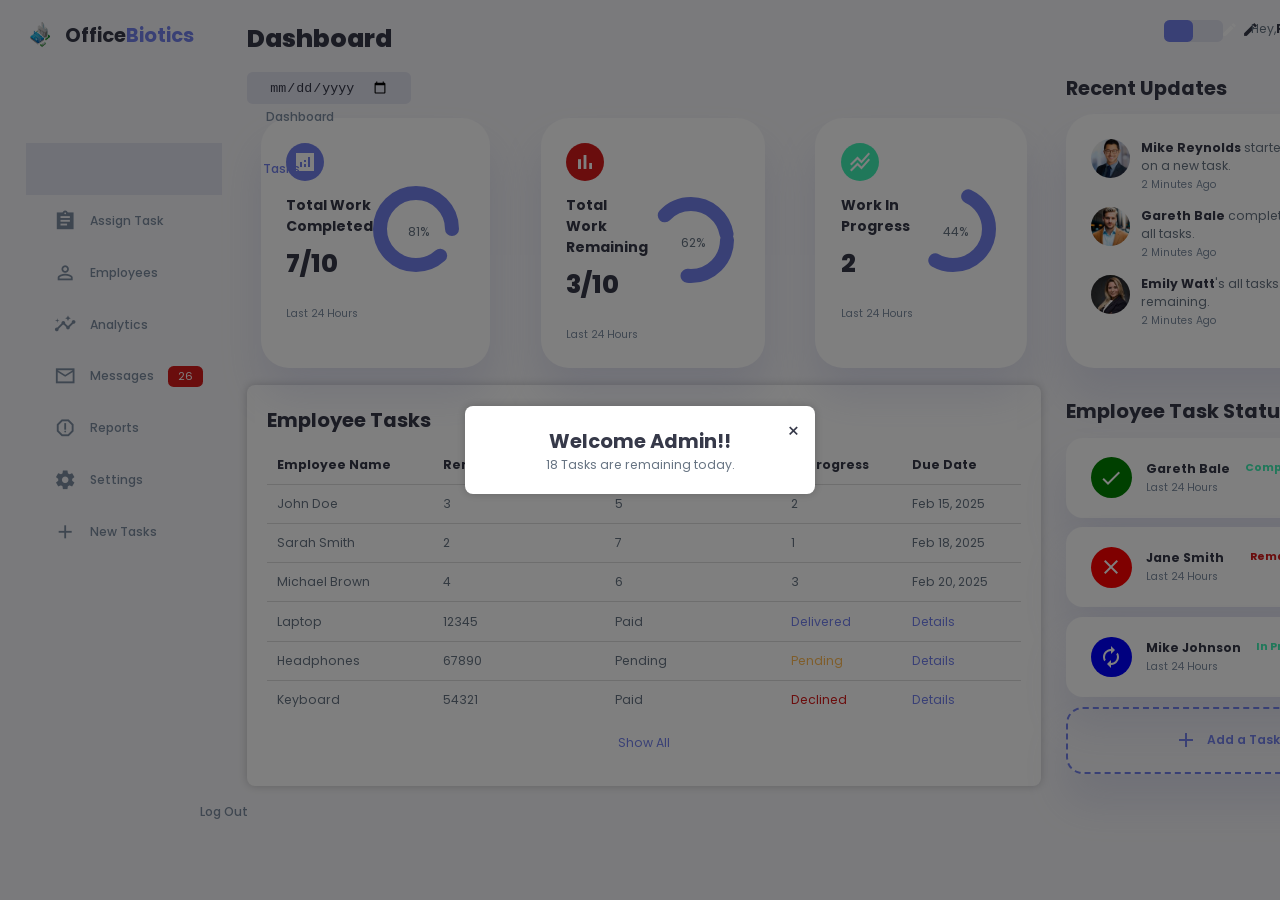
<file: Project/Employee/index.html>
<!DOCTYPE html>
<html lang="en">

<head>
    <meta charset="UTF-8">
    <meta name="viewport" content="width=device-width, initial-scale=1.0">
    <title>Welcome To OfficeBiotics</title>
    <link href="https://fonts.googleapis.com/icon?family=Material+Icons+Sharp" rel="stylesheet">
    <link rel="stylesheet" href="./style.css">

</head>

<body>
    <div id="popup-modal" class="popup">
        <div class="popup-content">
            <span class="close-btn" onclick="closePopup()">&times;</span>
            <h2>Welcome Admin!!</h2>
            <p>18 Tasks are remaining today.</p>
        </div>
    </div>
    <div class="container">
        <aside>
            <div class="top">
                <div class="logo">
                    <img src="./IMAGE/offb.png">
                    <h2>Office<span class="primary">Biotics</span></h2>
                </div>
                <div class="close" id="close-btn">
                    <span class="material-icons-sharp">close</span>
                </div>
            </div>
            <div class="sidebar">
                <a href="#">
                    <span class="material-icons-sharp">grid_view</span>
                    <h3>Dashboard</h3>
                </a>
                <a href="#" class="active">
                    <span class="material-icons-sharp">inventory</span>
                    <h3>Tasks</h3>
                </a>
                <a href="#">
                    <span class="material-icons-sharp">assignment</span>
                    <h3>Assign Task</h3>
                </a>
                <a href="#">
                    <span class="material-icons-sharp">person_outline</span>
                    <h3>Employees</h3>
                </a>
                <a href="#">
                    <span class="material-icons-sharp">insights</span>
                    <h3>Analytics</h3>
                </a>
                <a href="#">
                    <span class="material-icons-sharp">mail_outline</span>
                    <h3>Messages</h3>
                    <span class="message-count">26</span>
                </a>
                <a href="#">
                    <span class="material-icons-sharp">report_gmailerrorred</span>
                    <h3>Reports</h3>
                </a>
                <a href="#">
                    <span class="material-icons-sharp">settings</span>
                    <h3>Settings</h3>
                </a>
                <a href="#">
                    <span class="material-icons-sharp">add</span>
                    <h3>New Tasks</h3>
                </a>
                <a href="#">
                    <span class="material-icons-sharp">logout</span>
                    <h3>Log Out</h3>
                </a>
            </div>
        </aside>
        <main>
            <h1>Dashboard</h1>
            <div class="date">
                <input type="date">
            </div>

            <div class="insights">
                <div class="sales">
                    <span class="material-icons-sharp">analytics</span>
                    <div class="middle">
                        <div class="lef">
                            <h3>Total Work Completed</h3>
                            <h1>7/10</h1>
                        </div>
                        <div class="progress">
                            <svg>
                                <circle cx='38' cy='38' r='36'></circle>
                            </svg>
                            <div class="number">
                                <p>81%</p>
                            </div>
                        </div>
                    </div>
                    <small class="text-muted">Last 24 Hours</small>
                </div>

                <div class="expenses">
                    <span class="material-icons-sharp">bar_chart</span>
                    <div class="middle">
                        <div class="lef">
                            <h3>Total Work Remaining</h3>
                            <h1>3/10</h1>
                        </div>
                        <div class="progress">
                            <svg>
                                <circle cx='38' cy='38' r='36'></circle>
                            </svg>
                            <div class="number">
                                <p>62%</p>
                            </div>
                        </div>
                    </div>
                    <small class="text-muted">Last 24 Hours</small>
                </div>

                <div class="income">
                    <span class="material-icons-sharp">stacked_line_chart</span>
                    <div class="middle">
                        <div class="lef">
                            <h3>Work In Progress</h3>
                            <h1>2</h1>
                        </div>
                        <div class="progress">
                            <svg>
                                <circle cx='38' cy='38' r='36'></circle>
                            </svg>
                            <div class="number">
                                <p>44%</p>
                            </div>
                        </div>
                    </div>
                    <small class="text-muted">Last 24 Hours</small>
                </div>
            </div>
            <!-- Employee Section -->
            <div class="employee-section">
                <h2>Employee Tasks</h2>
                <table>
                    <thead>
                        <tr>
                            <th>Employee Name</th>
                            <th>Remaining Tasks</th>
                            <th>Completed Tasks</th>
                            <th>In Progress</th>
                            <th>Due Date</th>
                        </tr>
                    </thead>
                    <tbody>
                        <tr onclick="showEmployeeTasks('John Doe')">
                            <td>John Doe</td>
                            <td>3</td>
                            <td>5</td>
                            <td>2</td>
                            <td>Feb 15, 2025</td>
                        </tr>
                        <tr onclick="showEmployeeTasks('Sarah Smith')">
                            <td>Sarah Smith</td>
                            <td>2</td>
                            <td>7</td>
                            <td>1</td>
                            <td>Feb 18, 2025</td>
                        </tr>
                        <tr onclick="showEmployeeTasks('Michael Brown')">
                            <td>Michael Brown</td>
                            <td>4</td>
                            <td>6</td>
                            <td>3</td>
                            <td>Feb 20, 2025</td>
                        </tr>
                    </tbody>
                </table>
                <a href="#">Show All</a>
            </div>

        </main>

        <div class="right">
            <div class="top">
                <button id="menu-btn">
                    <span class="material-icons-sharp">menu</span>
                </button>
                <div class="theme-toggler">
                    <span class="material-icons-sharp active">light_mode</span>
                    <span class="material-icons-sharp">dark_mode</span>
                </div>
                <div class="profile">
                    <div class="info">
                        <p>Hey,<b>Rohan</b></p>
                        <small class="text-muted">Admin</small>
                    </div>
                    <div class="profile-photo">
                        <img src="./IMAGE/profile 2.jpg">
                    </div>
                </div>
            </div>

            <div class="recent-updates">
                <h2>Recent Updates</h2>
                <div class="updates">
                    <div class="update">
                        <div class="profile-photo">
                            <img src="IMAGE/profile 1.jpg">
                        </div>
                        <div class="message">
                            <p><b>Mike Reynolds </b>started working on a new task.</p>
                            <small class="text-muted">2 Minutes Ago</small>
                        </div>
                    </div>
                    <div class="update">
                        <div class="profile-photo">
                            <img src="IMAGE/profile 3.jpg">
                        </div>
                        <div class="message">
                            <p><b>Gareth Bale </b>completed today's all tasks.</p>
                            <small class="text-muted">2 Minutes Ago</small>
                        </div>
                    </div>
                    <div class="update">
                        <div class="profile-photo">
                            <img src="IMAGE/profile 4.jpg">
                        </div>
                        <div class="message">
                            <p><b>Emily Watt</b>'s all tasks are remaining.</p>
                            <small class="text-muted">2 Minutes Ago</small>
                        </div>
                    </div>
                </div>
            </div>
            <div class="sales-analytics">
                <h2>Employee Task Status</h2>
                <div class="item online">
                    <div class="icon">
                        <span class="material-icons-sharp">check</span>
                    </div>
                    <div class="right">
                        <div class="info">
                            <h3>Gareth Bale</h3>
                            <small class="text-muted">Last 24 Hours</small>
                        </div>
                        <h5 class="success">Completed</h5>
                        <h3>12/12</h3>

                    </div>
                </div>
                <div class="item offline">
                    <div class="icon">
                        <span class="material-icons-sharp">close</span>
                    </div>
                    <div class="right">
                        <div class="info">
                            <h3>Jane Smith</h3>
                            <small class="text-muted">Last 24 Hours</small>
                        </div>
                        <h5 class="danger">Remaining</h5>
                        <h3>3/9</h3>

                    </div>
                </div>
                <div class="item customers">
                    <div class="icon">
                        <span class="material-icons-sharp">autorenew</span>
                    </div>
                    <div class="right">
                        <div class="info">
                            <h3>Mike Johnson</h3>
                            <small class="text-muted">Last 24 Hours</small>
                        </div>
                        <h5 class="success">In Progress</h5>
                        <h3>4/5</h3>
                    </div>
                </div>
                <div class="item add-product">
                    <div>
                        <span class="material-icons-sharp">add</span>
                        <h3>Add a Task</h3>
                    </div>
                </div>
            </div>
        </div>
    </div>
    <!-- Employee Task Pop-up -->
    <div id="employee-popup" class="popup">
        <div class="popup-content">
            <span class="close-btn" onclick="closeEmployeePopup()">&times;</span>
            <h2 id="employee-name">Employee Name</h2>
            <p><b>Remaining Tasks:</b></p>
            <ul id="remaining-tasks"></ul>
            <p><b>Due Date:</b> <span id="due-date"></span></p>
        </div>
    </div>

    <script>
        // Employee task data
        const employeeTasks = {
            "John Doe": { tasks: ["Finish report", "Update dashboard", "Send email to HR"], due: "Feb 15, 2025" },
            "Sarah Smith": { tasks: ["Design UI mockups", "Prepare meeting notes"], due: "Feb 18, 2025" },
            "Michael Brown": { tasks: ["Fix website bugs", "Optimize database", "Write API docs", "Schedule interviews"], due: "Feb 20, 2025" }
        };

        // Function to show employee tasks
        function showEmployeeTasks(name) {
            document.getElementById("employee-name").textContent = name;
            const taskList = document.getElementById("remaining-tasks");
            taskList.innerHTML = ""; // Clear previous list
            employeeTasks[name].tasks.forEach(task => {
                let li = document.createElement("li");
                li.textContent = task;
                taskList.appendChild(li);
            });
            document.getElementById("due-date").textContent = employeeTasks[name].due;
            document.getElementById("employee-popup").style.display = "flex";
        }

        // Function to close pop-up
        function closeEmployeePopup() {
            document.getElementById("employee-popup").style.display = "none";
        }
    </script>

    <style>
        .popup {
            position: fixed;
            top: 0;
            left: 0;
            width: 100%;
            height: 100%;
            background: rgba(0, 0, 0, 0.5);
            display: flex;
            justify-content: center;
            align-items: center;
            z-index: 1000;
        }

        .popup-content {
            background: white;
            padding: 20px;
            border-radius: 8px;
            text-align: center;
            width: 350px;
            box-shadow: 0px 0px 10px rgba(0, 0, 0, 0.2);
            position: absolute;
            top: 50%;
            left: 50%;
            transform: translate(-50%, -50%);
            /* Centers the pop-up */
        }

        .close-btn {
            position: absolute;
            top: 10px;
            right: 15px;
            font-size: 20px;
            cursor: pointer;
        }

        .employee-section {
            margin-top: 20px;
            padding: 20px;
            background: white;
            border-radius: 8px;
            box-shadow: 0px 0px 10px rgba(0, 0, 0, 0.2);
        }

        .employee-section table {
            width: 100%;
            border-collapse: collapse;
        }

        .employee-section:hover {
            box-shadow: none;
        }

        .employee-section th,
        .employee-section td {
            padding: 10px;
            text-align: left;
            border-bottom: 1px solid #ddd;
        }

        .employee-section tr {
            cursor: pointer;
        }

        .employee-section tr:hover {
            background-color: #f1f1f1;
        }

        /* Pop-up Styles */
        .popup {
            position: fixed;
            top: 0;
            left: 0;
            width: 100%;
            height: 100%;
            background: rgba(0, 0, 0, 0.5);
            display: none;
            justify-content: center;
            align-items: center;
            z-index: 1000;
        }

        .popup-content {
            background: white;
            padding: 20px;
            border-radius: 8px;
            text-align: center;
            width: 350px;
            box-shadow: 0px 0px 10px rgba(0, 0, 0, 0.2);
            position: absolute;
            top: 50%;
            left: 50%;
            transform: translate(-50%, -50%);
        }

        .popup-content ul {
            list-style-type: none;
            padding: 0;
        }

        .popup-content ul li {
            background: #f8f8f8;
            padding: 8px;
            margin: 5px 0;
            border-radius: 5px;
        }

        .close-btn {
            position: absolute;
            top: 10px;
            right: 15px;
            font-size: 20px;
            cursor: pointer;
        }
    </style>
    <script>
        // Show modal on page load
        window.onload = function () {
            document.getElementById("popup-modal").style.display = "block";
        };

        // Close modal function
        function closePopup() {
            document.getElementById("popup-modal").style.display = "none";
        }
    </script>

    <script src="script.js"></script>
</body>

</html>
</file>
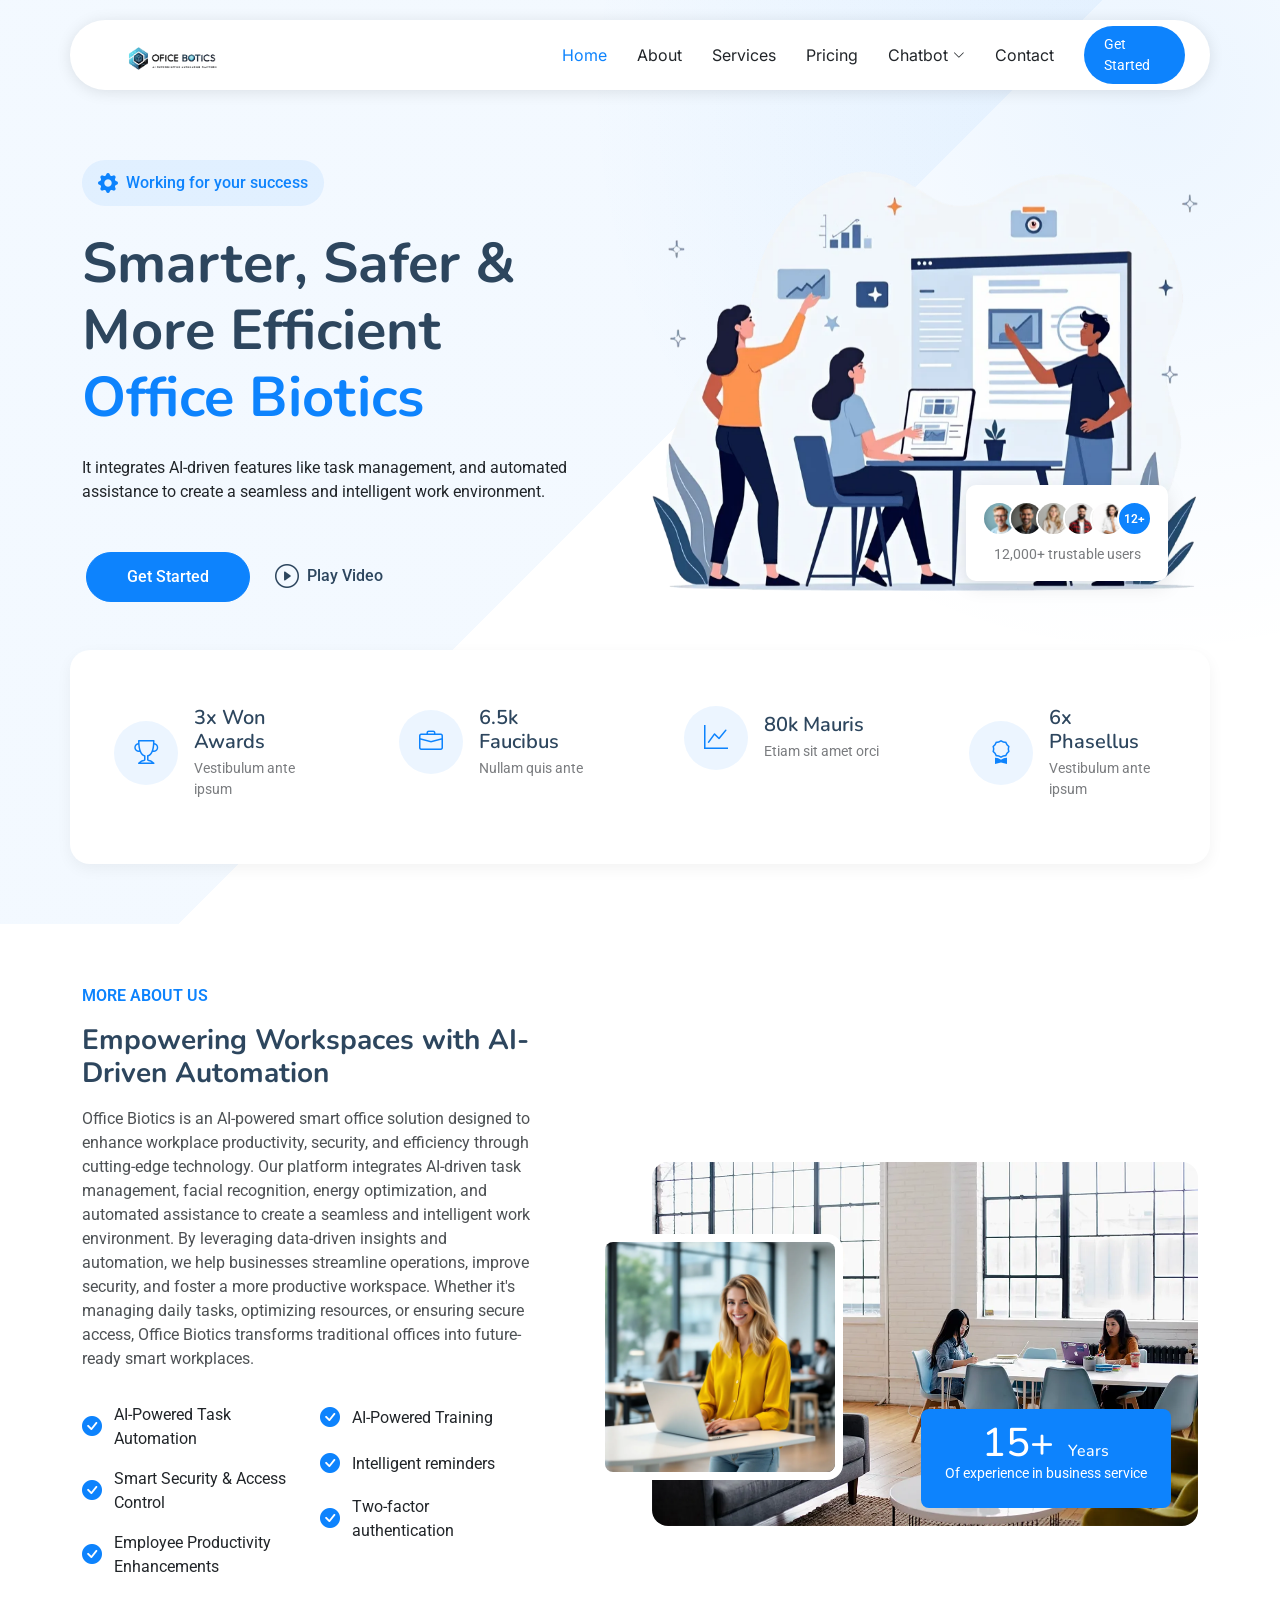
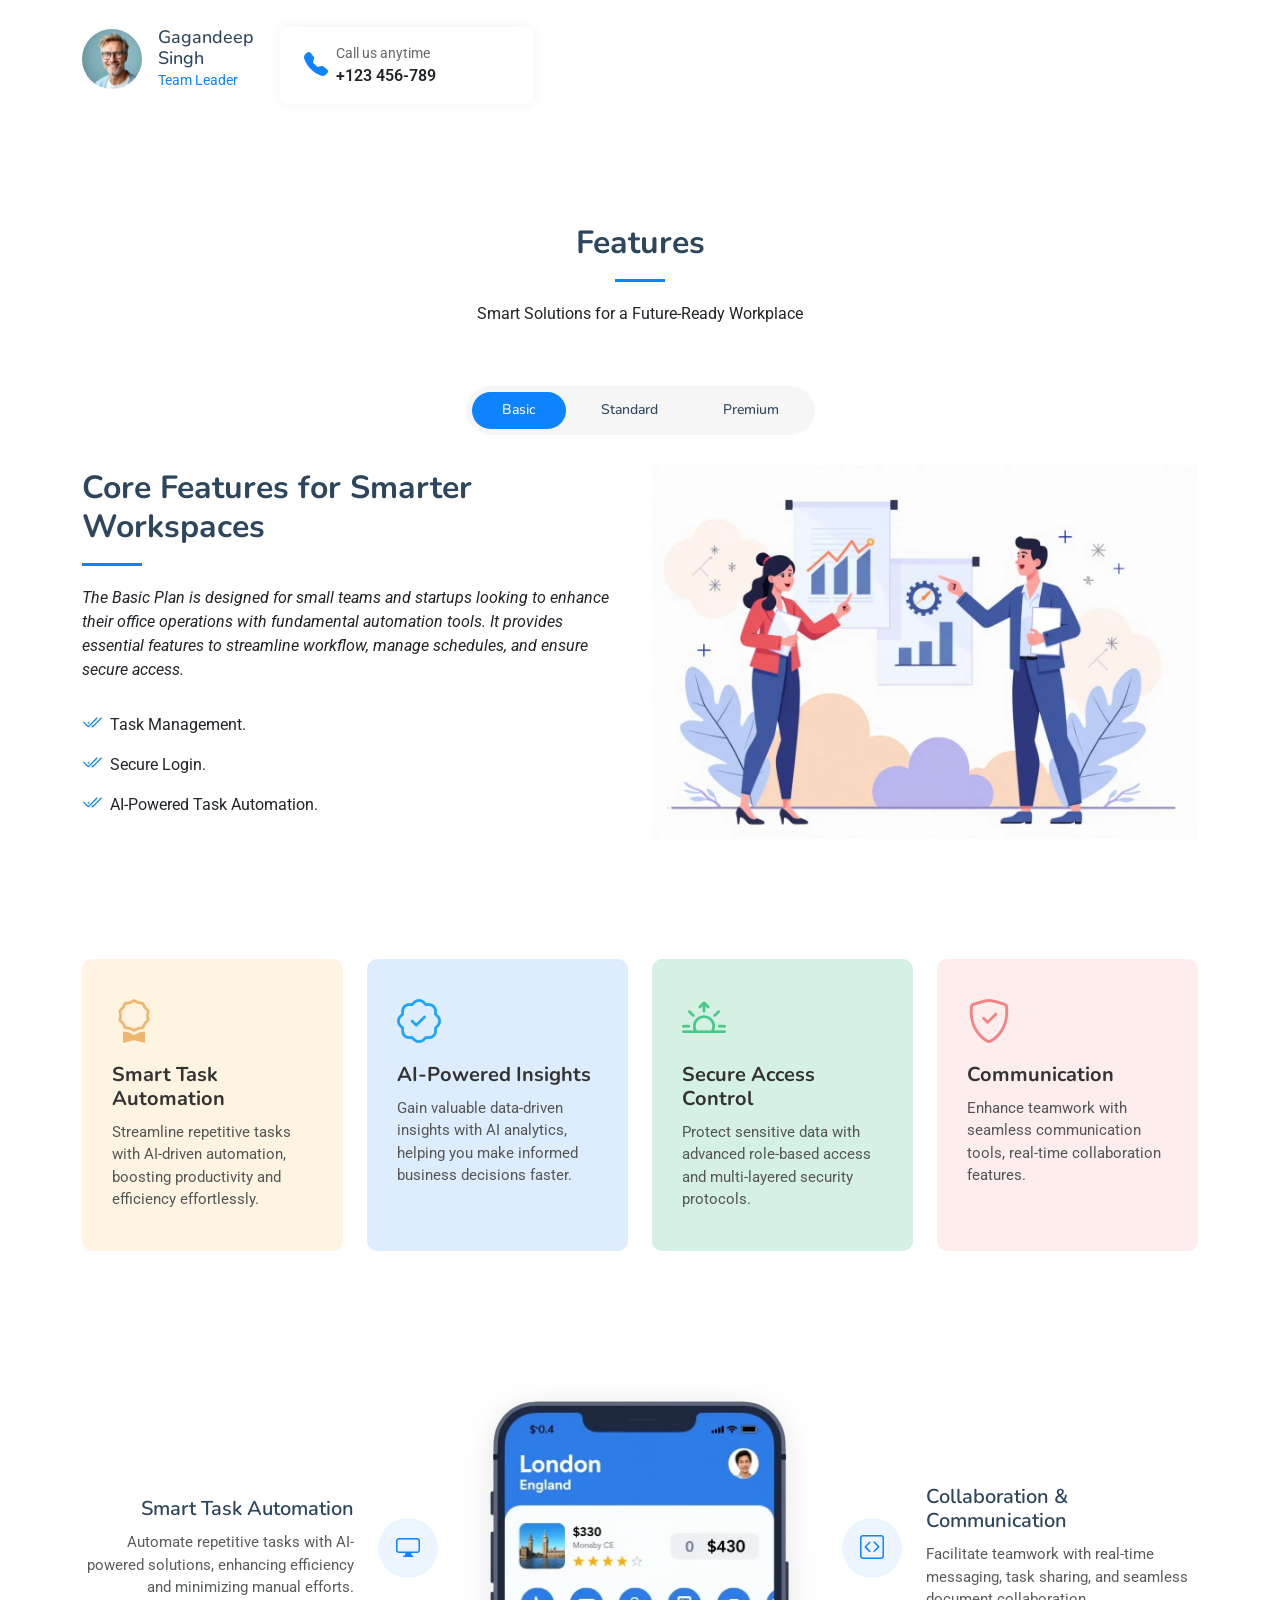
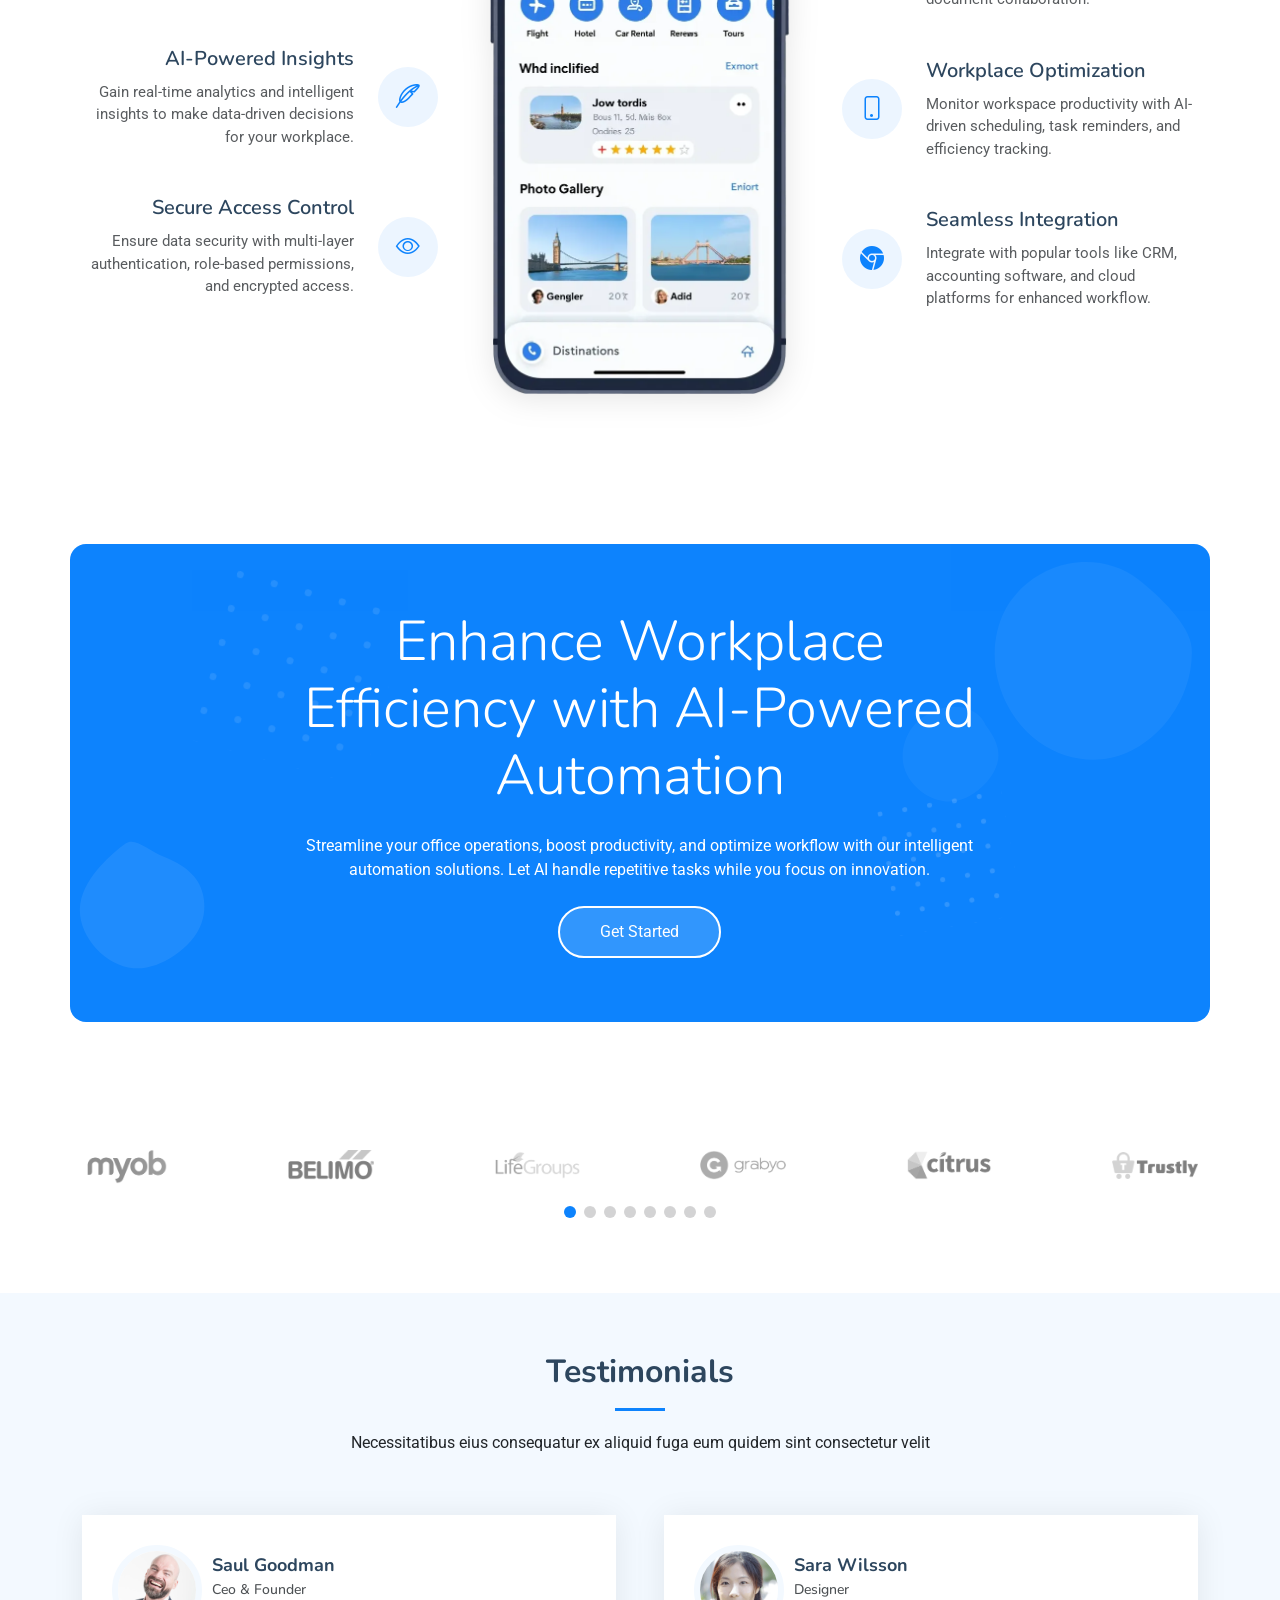
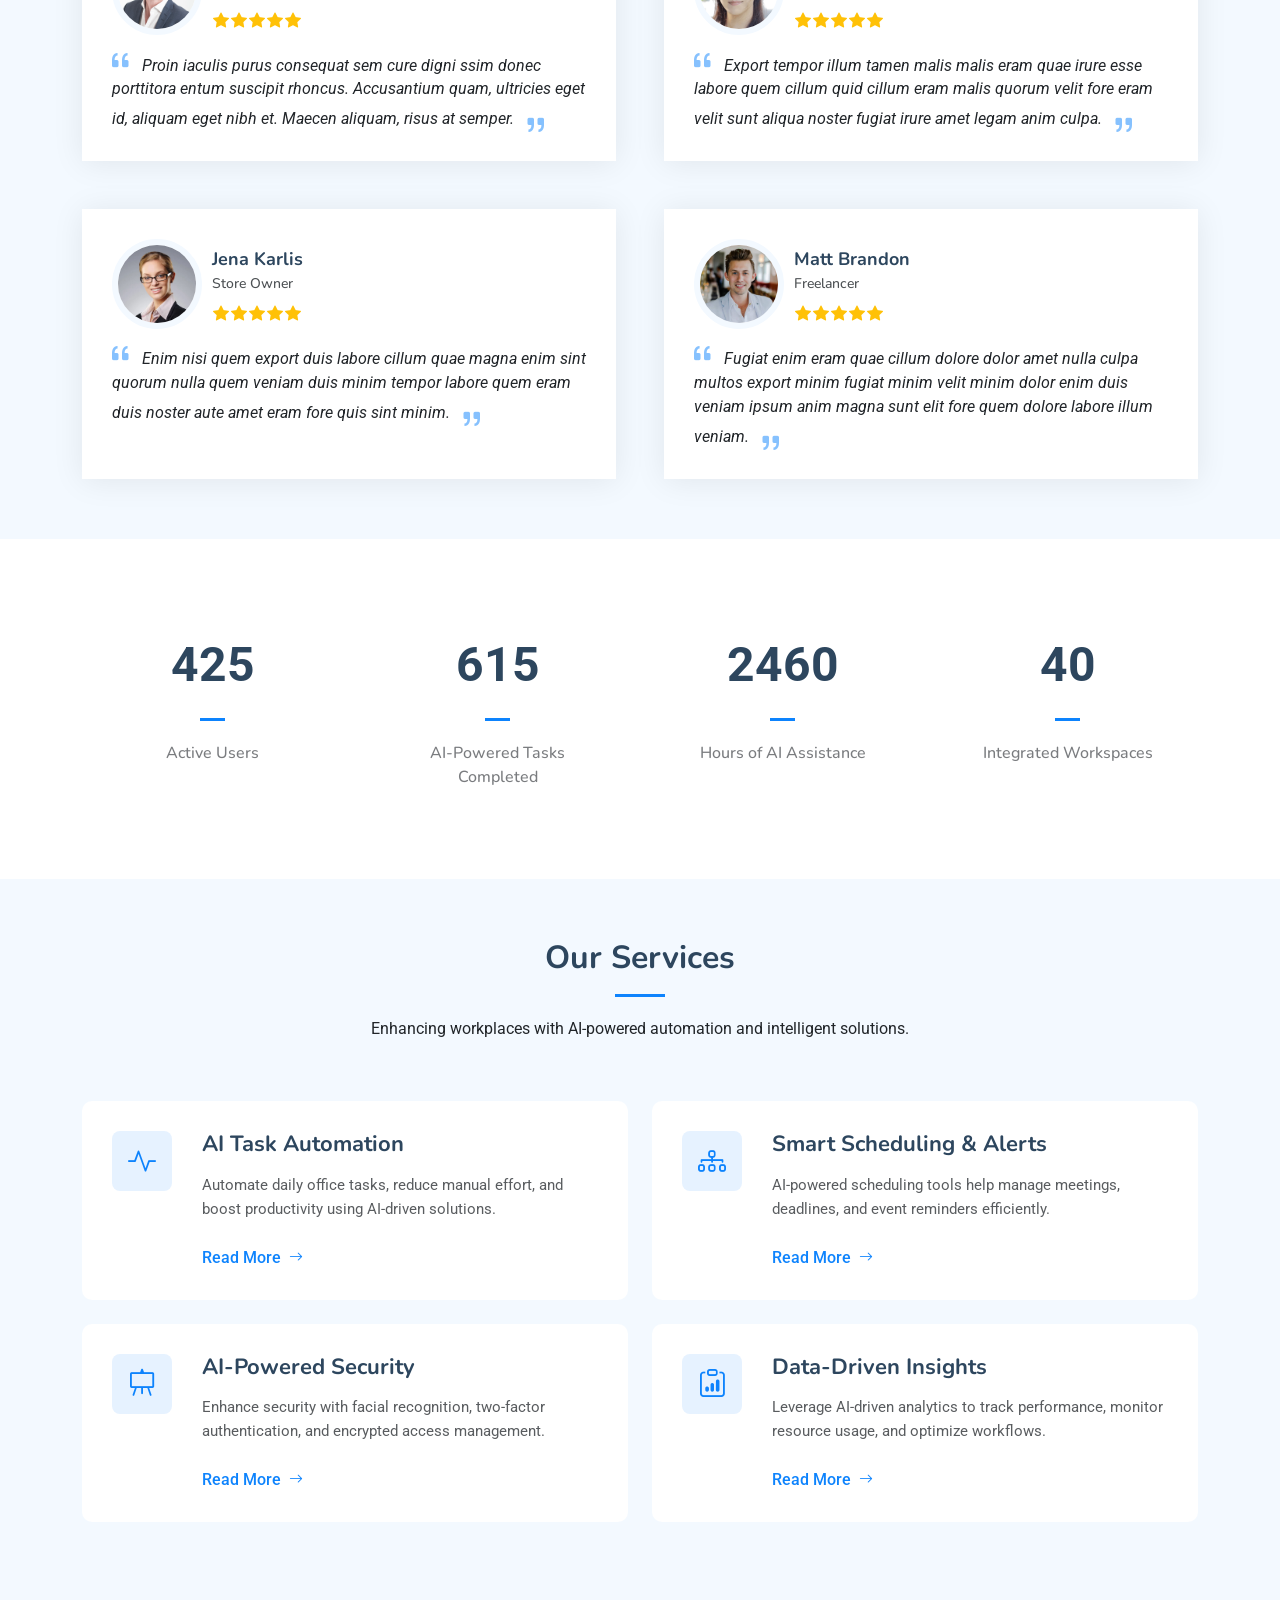
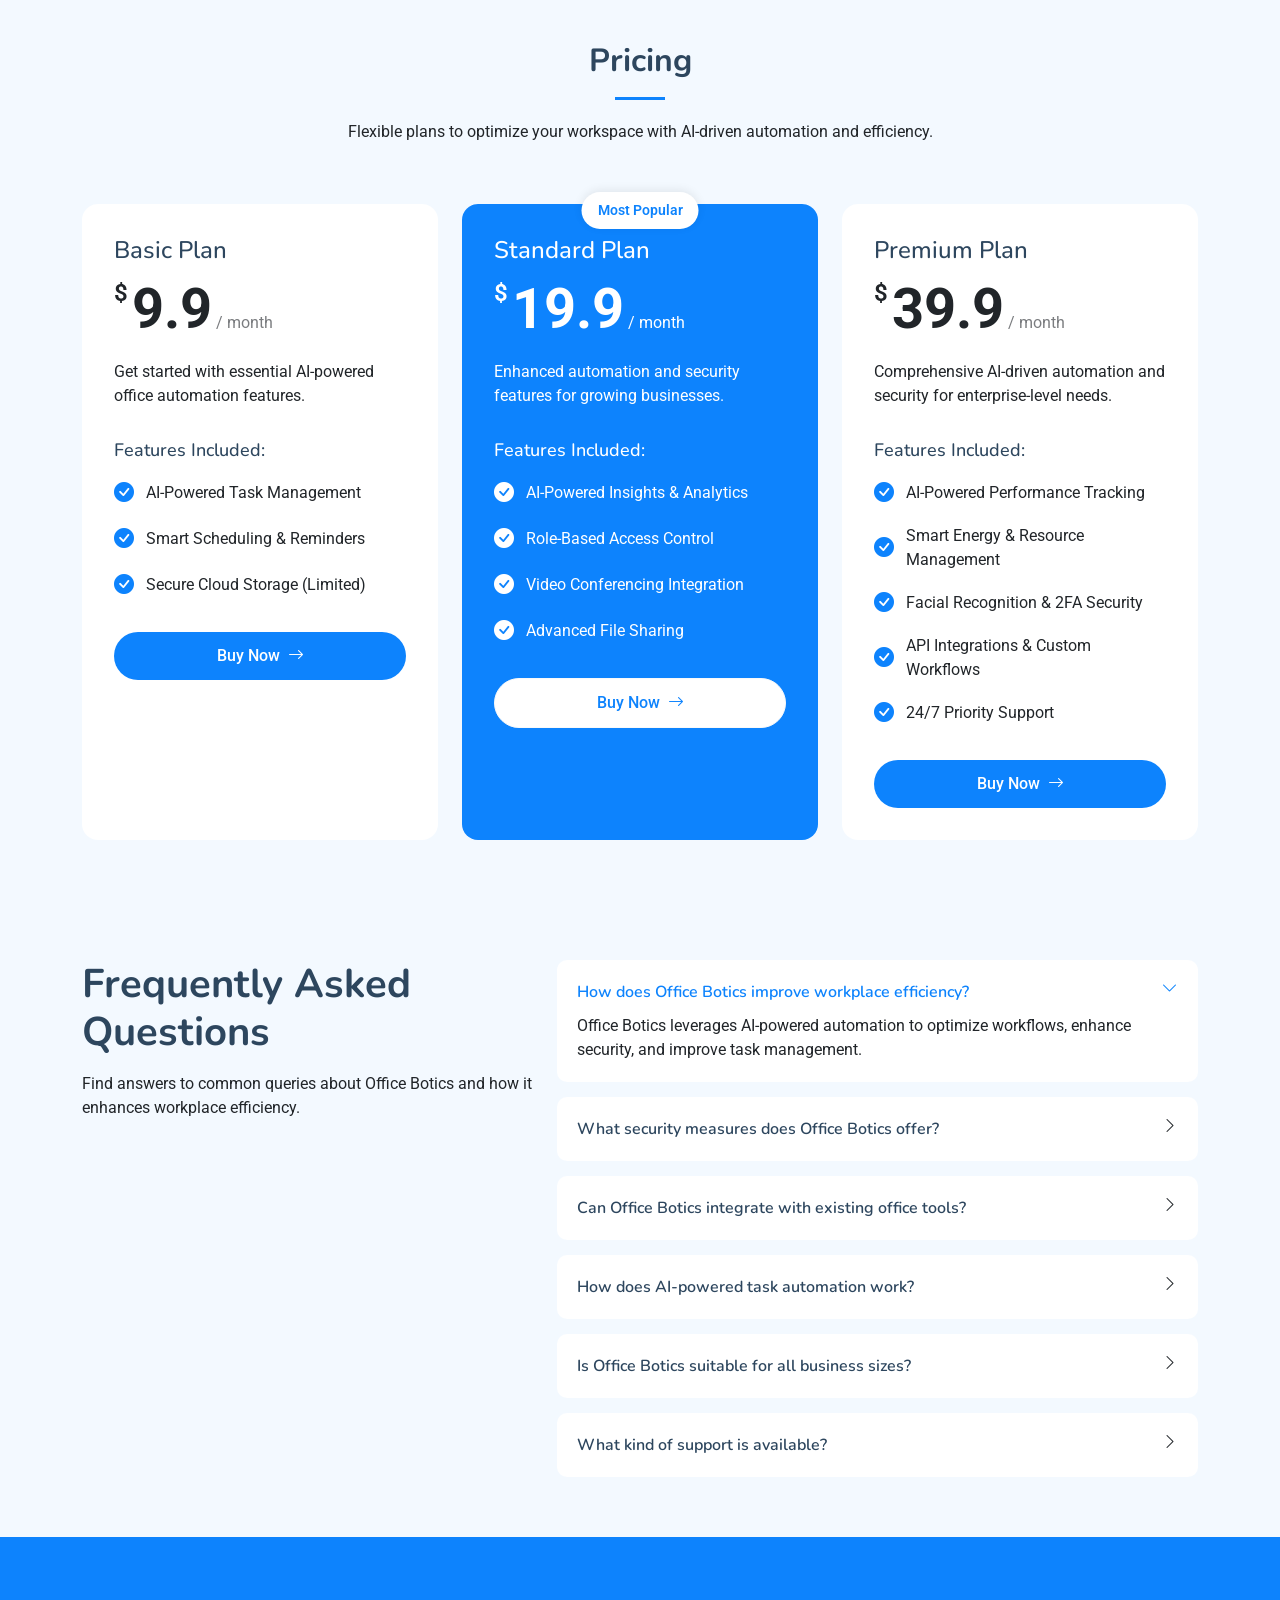
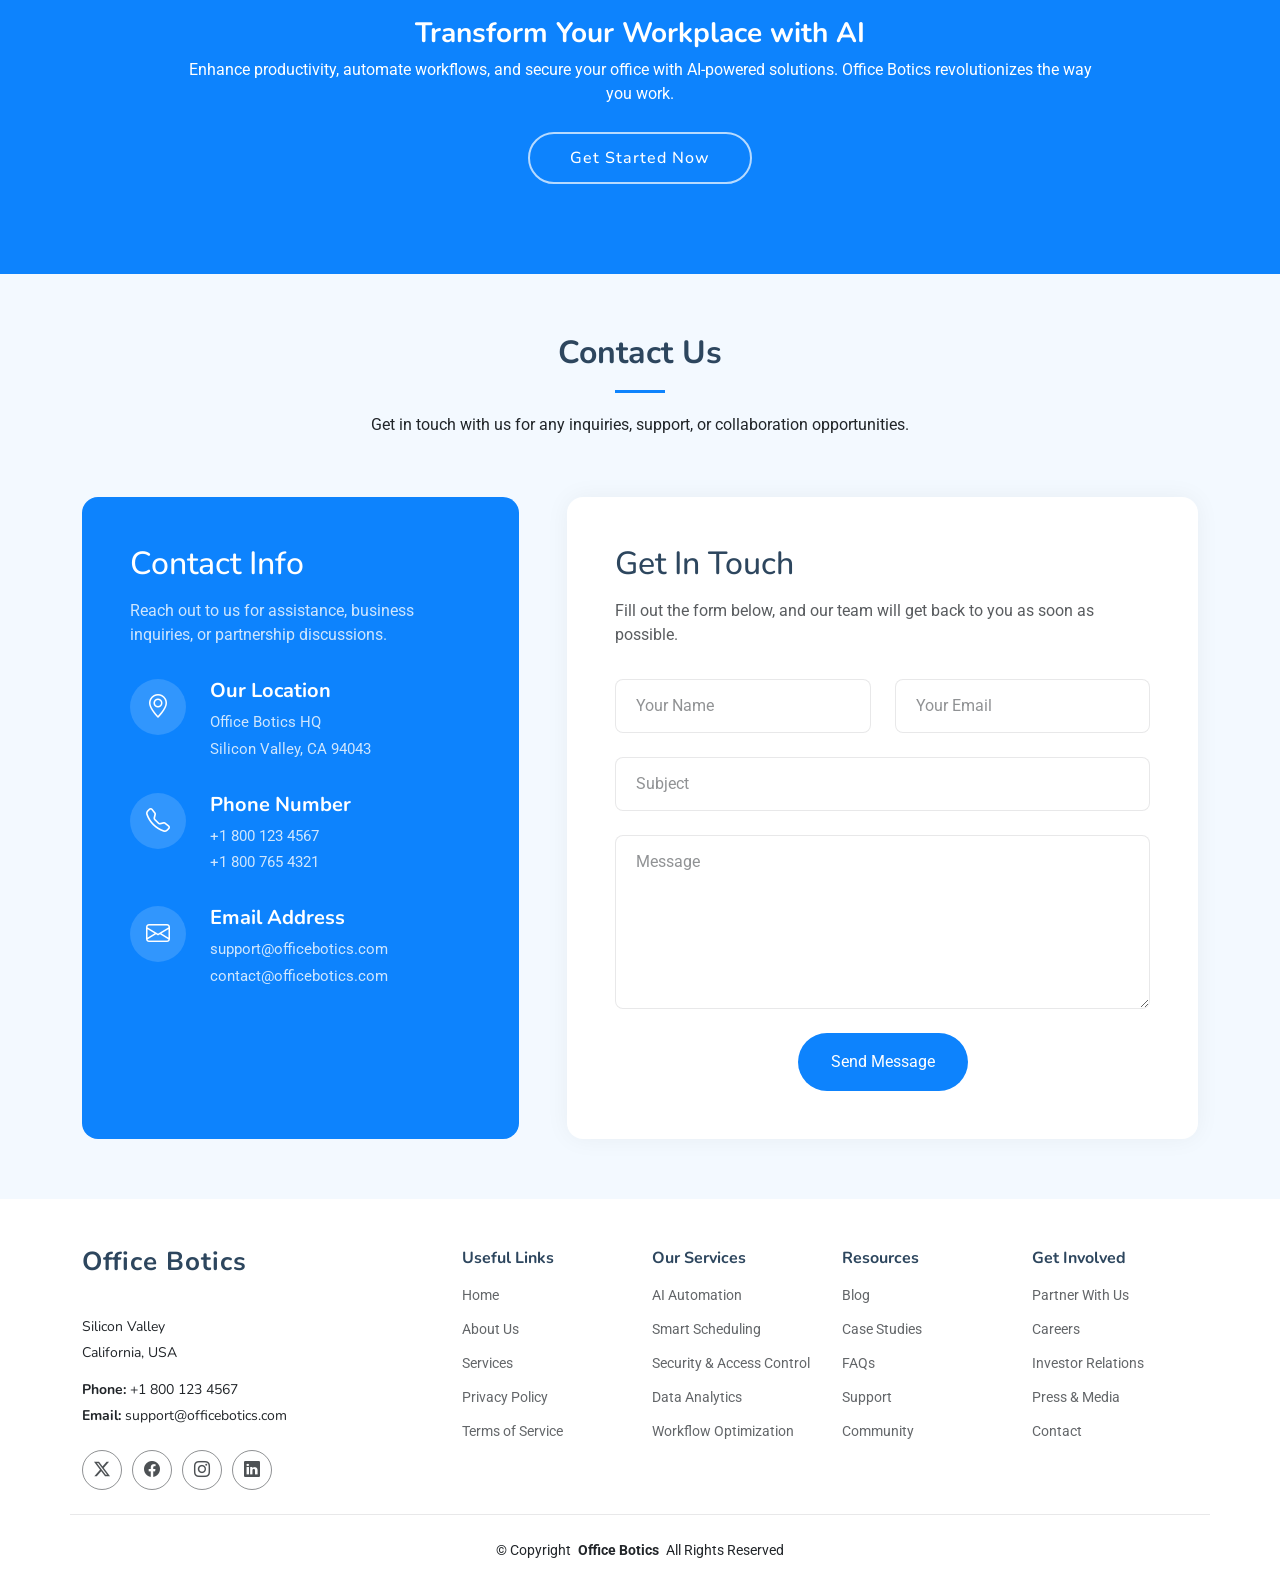
<file: Project/HomePage/index.html>
<!DOCTYPE html>
<html lang="en">

<head>
  <meta charset="utf-8">
  <meta content="width=device-width, initial-scale=1.0" name="viewport">
  <title>Office Botics</title>
  <meta name="description" content="">
  <meta name="keywords" content="">

  <!-- Favicons -->
  <link href="./Images/Logo.png" rel="icon">
  <link href="assets/img/apple-touch-icon.png" rel="apple-touch-icon">

  <!-- Fonts -->
  <link href="https://fonts.googleapis.com" rel="preconnect">
  <link href="https://fonts.gstatic.com" rel="preconnect" crossorigin>
  <link
    href="https://fonts.googleapis.com/css2?family=Roboto:ital,wght@0,100;0,300;0,400;0,500;0,700;0,900;1,100;1,300;1,400;1,500;1,700;1,900&family=Inter:wght@100;200;300;400;500;600;700;800;900&family=Nunito:ital,wght@0,200;0,300;0,400;0,500;0,600;0,700;0,800;0,900;1,200;1,300;1,400;1,500;1,600;1,700;1,800;1,900&display=swap"
    rel="stylesheet">

  <!-- Vendor CSS Files -->
  <link href="assets/vendor/bootstrap/css/bootstrap.min.css" rel="stylesheet">
  <link href="assets/vendor/bootstrap-icons/bootstrap-icons.css" rel="stylesheet">
  <link href="assets/vendor/aos/aos.css" rel="stylesheet">
  <link href="assets/vendor/glightbox/css/glightbox.min.css" rel="stylesheet">
  <link href="assets/vendor/swiper/swiper-bundle.min.css" rel="stylesheet">
  <link href="assets/css/main.css" rel="stylesheet">
</head>

<body class="index-page">

  

  <header id="header" class="header d-flex align-items-center fixed-top">
    <div
      class="header-container container-fluid container-xl position-relative d-flex align-items-center justify-content-between">

        <h1 class="sitename"><img src="./Images/Office Botics.png" alt="Logo" class="Logo"></h1>

      <nav id="navmenu" class="navmenu">
        <ul>
          <li><a href="#hero" class="active">Home</a></li>
          <li><a href="#about">About</a></li>
          <li><a href="#services">Services</a></li>
          <li><a href="#pricing">Pricing</a></li>
          <li class="dropdown"><a href="#"><span>Chatbot</span> <i class="bi bi-chevron-down toggle-dropdown"></i></a>
            <ul>
              <li><a href="https://cdn.botpress.cloud/webchat/v2.2/shareable.html?configUrl=https://files.bpcontent.cloud/2025/02/08/22/20250208221826-5UV5M0DF.json">Prep Bot</a></li>
              <li><a href="https://cdn.botpress.cloud/webchat/v2.2/shareable.html?configUrl=https://files.bpcontent.cloud/2025/02/09/06/20250209061305-AJL5LFSO.json">Jobfit AI</a></li>
            </ul>
          </li>
          <li><a href="#contact">Contact</a></li>
        </ul>
        <i class="mobile-nav-toggle d-xl-none bi bi-list"></i>
      </nav>

      <a class="btn-getstarted" href="./Login/signin.html">Get Started</a>

    </div>
  </header>

  <main class="main">

    <!-- Hero Section -->
    <section id="hero" class="hero section">

      <div class="container" data-aos="fade-up" data-aos-delay="100">

        <div class="row align-items-center">
          <div class="col-lg-6">
            <div class="hero-content" data-aos="fade-up" data-aos-delay="200">
              <div class="company-badge mb-4">
                <i class="bi bi-gear-fill me-2"></i>
                Working for your success
              </div>

              <h1 class="mb-4">
                Smarter, Safer & <br>
                More Efficient <br>
                <span class="accent-text">Office Biotics</span>
              </h1>

              <p class="mb-4 mb-md-5">
                It integrates AI-driven features like task management, and automated assistance to create a seamless and
                intelligent work environment.
              </p>

              <div class="hero-buttons">
                <a href="./Login/signin.html" class="btn btn-primary me-0 me-sm-2 mx-1">Get Started</a>
                <a href="./Images/OFFICE.mp4" class="btn btn-link mt-2 mt-sm-0 glightbox">
                  <i class="bi bi-play-circle me-1"></i>
                  Play Video
                </a>
              </div>
            </div>
          </div>

          <div class="col-lg-6">
            <div class="hero-image" data-aos="zoom-out" data-aos-delay="300">
              <img src="assets/img/illustration-1.webp" alt="Hero Image" class="img-fluid">

              <div class="customers-badge">
                <div class="customer-avatars">
                  <img src="assets/img/avatar-1.webp" alt="Customer 1" class="avatar">
                  <img src="assets/img/avatar-2.webp" alt="Customer 2" class="avatar">
                  <img src="assets/img/avatar-3.webp" alt="Customer 3" class="avatar">
                  <img src="assets/img/avatar-4.webp" alt="Customer 4" class="avatar">
                  <img src="assets/img/avatar-5.webp" alt="Customer 5" class="avatar">
                  <span class="avatar more">12+</span>
                </div>
                <p class="mb-0 mt-2">12,000+ trustable users</p>
              </div>
            </div>
          </div>
        </div>

        <div class="row stats-row gy-4 mt-5" data-aos="fade-up" data-aos-delay="500">
          <div class="col-lg-3 col-md-6">
            <div class="stat-item">
              <div class="stat-icon">
                <i class="bi bi-trophy"></i>
              </div>
              <div class="stat-content">
                <h4>3x Won Awards</h4>
                <p class="mb-0">Vestibulum ante ipsum</p>
              </div>
            </div>
          </div>
          <div class="col-lg-3 col-md-6">
            <div class="stat-item">
              <div class="stat-icon">
                <i class="bi bi-briefcase"></i>
              </div>
              <div class="stat-content">
                <h4>6.5k Faucibus</h4>
                <p class="mb-0">Nullam quis ante</p>
              </div>
            </div>
          </div>
          <div class="col-lg-3 col-md-6">
            <div class="stat-item">
              <div class="stat-icon">
                <i class="bi bi-graph-up"></i>
              </div>
              <div class="stat-content">
                <h4>80k Mauris</h4>
                <p class="mb-0">Etiam sit amet orci</p>
              </div>
            </div>
          </div>
          <div class="col-lg-3 col-md-6">
            <div class="stat-item">
              <div class="stat-icon">
                <i class="bi bi-award"></i>
              </div>
              <div class="stat-content">
                <h4>6x Phasellus</h4>
                <p class="mb-0">Vestibulum ante ipsum</p>
              </div>
            </div>
          </div>
        </div>

      </div>

    </section><!-- /Hero Section -->

    <!-- About Section -->
    <section id="about" class="about section">

      <div class="container" data-aos="fade-up" data-aos-delay="100">

        <div class="row gy-4 align-items-center justify-content-between">

          <div class="col-xl-5" data-aos="fade-up" data-aos-delay="200">
            <span class="about-meta">MORE ABOUT US</span>
            <h2 class="about-title">Empowering Workspaces with AI-Driven Automation</h2>
            <p class="about-description">Office Biotics is an AI-powered smart office solution designed to enhance workplace productivity, security, and efficiency through cutting-edge technology. Our platform integrates AI-driven task management, facial recognition, energy optimization, and automated assistance to create a seamless and intelligent work environment. By leveraging data-driven insights and automation, we help businesses streamline operations, improve security, and foster a more productive workspace. Whether it's managing daily tasks, optimizing resources, or ensuring secure access, Office Biotics transforms traditional offices into future-ready smart workplaces.</p>

            <div class="row feature-list-wrapper">
              <div class="col-md-6">
                <ul class="feature-list">
                  <li><i class="bi bi-check-circle-fill"></i>  AI-Powered Task Automation</li>
                  <li><i class="bi bi-check-circle-fill"></i> Smart Security & Access Control</li>
                  <li><i class="bi bi-check-circle-fill"></i> Employee Productivity Enhancements</li>
                </ul>
              </div>
              <div class="col-md-6">
                <ul class="feature-list">
                  <li><i class="bi bi-check-circle-fill"></i> AI-Powered Training</li>
                  <li><i class="bi bi-check-circle-fill"></i> Intelligent reminders</li>
                  <li><i class="bi bi-check-circle-fill"></i> Two-factor authentication</li>
                </ul>
              </div>
            </div>

            <div class="info-wrapper">
              <div class="row gy-4">
                <div class="col-lg-5">
                  <div class="profile d-flex align-items-center gap-3">
                    <img src="assets/img/avatar-1.webp" alt="CEO Profile" class="profile-image">
                    <div>
                      <h4 class="profile-name">Gagandeep Singh</h4>
                      <p class="profile-position">Team Leader</p>
                    </div>
                  </div>
                </div>
                <div class="col-lg-7">
                  <div class="contact-info d-flex align-items-center gap-2">
                    <i class="bi bi-telephone-fill"></i>
                    <div>
                      <p class="contact-label">Call us anytime</p>
                      <p class="contact-number">+123 456-789</p>
                    </div>
                  </div>
                </div>
              </div>
            </div>
          </div>

          <div class="col-xl-6" data-aos="fade-up" data-aos-delay="300">
            <div class="image-wrapper">
              <div class="images position-relative" data-aos="zoom-out" data-aos-delay="400">
                <img src="assets/img/about-5.webp" alt="Business Meeting" class="img-fluid main-image rounded-4">
                <img src="assets/img/about-2.webp" alt="Team Discussion" class="img-fluid small-image rounded-4">
              </div>
              <div class="experience-badge floating">
                <h3>15+ <span>Years</span></h3>
                <p>Of experience in business service</p>
              </div>
            </div>
          </div>
        </div>

      </div>

    </section><!-- /About Section -->

    <!-- Features Section -->
    <section id="features" class="features section">

      <!-- Section Title -->
      <div class="container section-title" data-aos="fade-up">
        <h2>Features</h2>
        <p>Smart Solutions for a Future-Ready Workplace</p>
      </div><!-- End Section Title -->

      <div class="container">

        <div class="d-flex justify-content-center">

          <ul class="nav nav-tabs" data-aos="fade-up" data-aos-delay="100">

            <li class="nav-item">
              <a class="nav-link active show" data-bs-toggle="tab" data-bs-target="#features-tab-1">
                <h4>Basic</h4>
              </a>
            </li><!-- End tab nav item -->

            <li class="nav-item">
              <a class="nav-link" data-bs-toggle="tab" data-bs-target="#features-tab-2">
                <h4>Standard</h4>
              </a><!-- End tab nav item -->

            </li>
            <li class="nav-item">
              <a class="nav-link" data-bs-toggle="tab" data-bs-target="#features-tab-3">
                <h4>Premium</h4>
              </a>
            </li><!-- End tab nav item -->

          </ul>

        </div>

        <div class="tab-content" data-aos="fade-up" data-aos-delay="200">

          <div class="tab-pane fade active show" id="features-tab-1">
            <div class="row">
              <div class="col-lg-6 order-2 order-lg-1 mt-3 mt-lg-0 d-flex flex-column justify-content-center">
                <h3>Core Features for Smarter Workspaces</h3>
                <p class="fst-italic">
                  The Basic Plan is designed for small teams and startups looking to enhance their office operations with fundamental automation tools. It provides essential features to streamline workflow, manage schedules, and ensure secure access.
                </p>
                <ul>
                  <li><i class="bi bi-check2-all"></i> <span>Task Management.</span></li>
                  <li><i class="bi bi-check2-all"></i> <span> Secure Login.</span></li>
                  <li><i class="bi bi-check2-all"></i> <span>AI-Powered Task Automation.</span></li>
                </ul>
              </div>
              <div class="col-lg-6 order-1 order-lg-2 text-center">
                <img src="assets/img/features-illustration-1.webp" alt="" class="img-fluid">
              </div>
            </div>
          </div><!-- End tab content item -->

          <div class="tab-pane fade" id="features-tab-2">
            <div class="row">
              <div class="col-lg-6 order-2 order-lg-1 mt-3 mt-lg-0 d-flex flex-column justify-content-center">
                <h3>Standard Plan – Enhanced Productivity</h3>
                <p class="fst-italic">
                  The Standard Plan is tailored for growing businesses that require more automation, security, and collaboration tools. It offers advanced task management, secure access control, and seamless communication features to boost workplace efficiency.
                </p>
                <ul>
                  <li><i class="bi bi-check2-all"></i> <span>Basic Analytics Dashboard.</span></li>
                  <li><i class="bi bi-check2-all"></i> <span>Chat & Collaboration Tools.</span></li>
                  <li><i class="bi bi-check2-all"></i> <span>Meeting Reminders.</span></li>
                  <li><i class="bi bi-check2-all"></i> <span>AI-Powered Task Automation.</span></li>
                </ul>
              </div>
              <div class="col-lg-6 order-1 order-lg-2 text-center">
                <img src="assets/img/features-illustration-2.webp" alt="" class="img-fluid">
              </div>
            </div>
          </div><!-- End tab content item -->

          <div class="tab-pane fade" id="features-tab-3">
            <div class="row">
              <div class="col-lg-6 order-2 order-lg-1 mt-3 mt-lg-0 d-flex flex-column justify-content-center">
                <h3>Premium Plan – Advanced AI & Smart Office Solutions</h3>
                <ul>
                  <li><i class="bi bi-check2-all"></i> <span>2FA Security.</span></li>
                  <li><i class="bi bi-check2-all"></i> <span> Advanced Task & Workflow Automation.</span></li>
                  <li><i class="bi bi-check2-all"></i> <span>Automated Budget & Expense Tracking.</span></li>
                </ul>
              </div>
              <div class="col-lg-6 order-1 order-lg-2 text-center">
                <img src="assets/img/features-illustration-3.webp" alt="" class="img-fluid">
              </div>
            </div>
          </div><!-- End tab content item -->

        </div>

      </div>

    </section><!-- /Features Section -->

    <!-- Features Cards Section -->
    <section id="features-cards" class="features-cards section">

      <div class="container">

        <div class="row gy-4">

          <div class="col-xl-3 col-md-6" data-aos="zoom-in" data-aos-delay="100">
            <div class="feature-box orange">
              <i class="bi bi-award"></i>
              <h4>Smart Task Automation</h4>
              <p>Streamline repetitive tasks with AI-driven automation, boosting productivity and efficiency effortlessly.</p>
            </div>
          </div><!-- End Feature Borx-->

          <div class="col-xl-3 col-md-6" data-aos="zoom-in" data-aos-delay="200">
            <div class="feature-box blue">
              <i class="bi bi-patch-check"></i>
              <h4> AI-Powered Insights</h4>
              <p>Gain valuable data-driven insights with AI analytics, helping you make informed business decisions faster.</p>
            </div>
          </div><!-- End Feature Borx-->

          <div class="col-xl-3 col-md-6" data-aos="zoom-in" data-aos-delay="300">
            <div class="feature-box green">
              <i class="bi bi-sunrise"></i>
              <h4>Secure Access Control</h4>
              <p>Protect sensitive data with advanced role-based access and multi-layered security protocols.</p>
            </div>
          </div><!-- End Feature Borx-->

          <div class="col-xl-3 col-md-6" data-aos="zoom-in" data-aos-delay="400">
            <div class="feature-box red">
              <i class="bi bi-shield-check"></i>
              <h4>Communication</h4>
              <p>Enhance teamwork with seamless communication tools, real-time collaboration features.</p>
            </div>
          </div><!-- End Feature Borx-->

        </div>

      </div>

    </section><!-- /Features Cards Section -->

    <!-- Features 2 Section -->
    <section id="features-2" class="features-2 section">

      <div class="container" data-aos="fade-up" data-aos-delay="100">

        <div class="row align-items-center">

          <div class="col-lg-4">

            <div class="feature-item text-end mb-5" data-aos="fade-right" data-aos-delay="200">
                <div class="d-flex align-items-center justify-content-end gap-4">
                    <div class="feature-content">
                        <h3>Smart Task Automation</h3>
                        <p>Automate repetitive tasks with AI-powered solutions, enhancing efficiency and minimizing manual efforts.</p>
                    </div>
                    <div class="feature-icon flex-shrink-0">
                        <i class="bi bi-display"></i>
                    </div>
                </div>
            </div><!-- End .feature-item -->
        
            <div class="feature-item text-end mb-5" data-aos="fade-right" data-aos-delay="300">
                <div class="d-flex align-items-center justify-content-end gap-4">
                    <div class="feature-content">
                        <h3>AI-Powered Insights</h3>
                        <p>Gain real-time analytics and intelligent insights to make data-driven decisions for your workplace.</p>
                    </div>
                    <div class="feature-icon flex-shrink-0">
                        <i class="bi bi-feather"></i>
                    </div>
                </div>
            </div><!-- End .feature-item -->
        
            <div class="feature-item text-end" data-aos="fade-right" data-aos-delay="400">
                <div class="d-flex align-items-center justify-content-end gap-4">
                    <div class="feature-content">
                        <h3>Secure Access Control</h3>
                        <p>Ensure data security with multi-layer authentication, role-based permissions, and encrypted access.</p>
                    </div>
                    <div class="feature-icon flex-shrink-0">
                        <i class="bi bi-eye"></i>
                    </div>
                </div>
            </div><!-- End .feature-item -->
        
        </div>
        
        <div class="col-lg-4" data-aos="zoom-in" data-aos-delay="200">
            <div class="phone-mockup text-center">
                <img src="assets/img/phone-app-screen.webp" alt="Phone Mockup" class="img-fluid">
            </div>
        </div><!-- End Phone Mockup -->
        
        <div class="col-lg-4">
        
            <div class="feature-item mb-5" data-aos="fade-left" data-aos-delay="200">
                <div class="d-flex align-items-center gap-4">
                    <div class="feature-icon flex-shrink-0">
                        <i class="bi bi-code-square"></i>
                    </div>
                    <div class="feature-content">
                        <h3>Collaboration & Communication</h3>
                        <p>Facilitate teamwork with real-time messaging, task sharing, and seamless document collaboration.</p>
                    </div>
                </div>
            </div><!-- End .feature-item -->
        
            <div class="feature-item mb-5" data-aos="fade-left" data-aos-delay="300">
                <div class="d-flex align-items-center gap-4">
                    <div class="feature-icon flex-shrink-0">
                        <i class="bi bi-phone"></i>
                    </div>
                    <div class="feature-content">
                        <h3>Workplace Optimization</h3>
                        <p>Monitor workspace productivity with AI-driven scheduling, task reminders, and efficiency tracking.</p>
                    </div>
                </div>
            </div><!-- End .feature-item -->
        
            <div class="feature-item" data-aos="fade-left" data-aos-delay="400">
                <div class="d-flex align-items-center gap-4">
                    <div class="feature-icon flex-shrink-0">
                        <i class="bi bi-browser-chrome"></i>
                    </div>
                    <div class="feature-content">
                        <h3>Seamless Integration</h3>
                        <p>Integrate with popular tools like CRM, accounting software, and cloud platforms for enhanced workflow.</p>
                    </div>
                </div>
            </div><!-- End .feature-item -->
        
        </div>
        <!-- End .feature-item -->

          </div>
        </div>

      </div>

    </section><!-- /Features 2 Section -->

    <!-- Call To Action Section -->
    <section id="call-to-action" class="call-to-action section">

      <div class="container" data-aos="fade-up" data-aos-delay="100">
    
        <div class="row content justify-content-center align-items-center position-relative">
          <div class="col-lg-8 mx-auto text-center">
            <h2 class="display-4 mb-4">Enhance Workplace Efficiency with AI-Powered Automation</h2>
            <p class="mb-4">Streamline your office operations, boost productivity, and optimize workflow with our intelligent automation solutions. Let AI handle repetitive tasks while you focus on innovation.</p>
            <a href="#" class="btn btn-cta">Get Started</a>
          </div>
    
          <!-- Abstract Background Elements -->
          <div class="shape shape-1">
            <svg viewBox="0 0 200 200" xmlns="http://www.w3.org/2000/svg">
              <path
                d="M47.1,-57.1C59.9,-45.6,68.5,-28.9,71.4,-10.9C74.2,7.1,71.3,26.3,61.5,41.1C51.7,55.9,35,66.2,16.9,69.2C-1.3,72.2,-21,67.8,-36.9,57.9C-52.8,48,-64.9,32.6,-69.1,15.1C-73.3,-2.4,-69.5,-22,-59.4,-37.1C-49.3,-52.2,-32.8,-62.9,-15.7,-64.9C1.5,-67,34.3,-68.5,47.1,-57.1Z"
                transform="translate(100 100)"></path>
            </svg>
          </div>
    
          <div class="shape shape-2">
            <svg viewBox="0 0 200 200" xmlns="http://www.w3.org/2000/svg">
              <path
                d="M41.3,-49.1C54.4,-39.3,66.6,-27.2,71.1,-12.1C75.6,3,72.4,20.9,63.3,34.4C54.2,47.9,39.2,56.9,23.2,62.3C7.1,67.7,-10,69.4,-24.8,64.1C-39.7,58.8,-52.3,46.5,-60.1,31.5C-67.9,16.4,-70.9,-1.4,-66.3,-16.6C-61.8,-31.8,-49.7,-44.3,-36.3,-54C-22.9,-63.7,-8.2,-70.6,3.6,-75.1C15.4,-79.6,28.2,-58.9,41.3,-49.1Z"
                transform="translate(100 100)"></path>
            </svg>
          </div>
    
          <!-- Dot Pattern Groups -->
          <div class="dots dots-1">
            <svg viewBox="0 0 100 100" xmlns="http://www.w3.org/2000/svg">
              <pattern id="dot-pattern" x="0" y="0" width="20" height="20" patternUnits="userSpaceOnUse">
                <circle cx="2" cy="2" r="2" fill="currentColor"></circle>
              </pattern>
              <rect width="100" height="100" fill="url(#dot-pattern)"></rect>
            </svg>
          </div>
    
          <div class="dots dots-2">
            <svg viewBox="0 0 100 100" xmlns="http://www.w3.org/2000/svg">
              <pattern id="dot-pattern-2" x="0" y="0" width="20" height="20" patternUnits="userSpaceOnUse">
                <circle cx="2" cy="2" r="2" fill="currentColor"></circle>
              </pattern>
              <rect width="100" height="100" fill="url(#dot-pattern-2)"></rect>
            </svg>
          </div>
    
          <div class="shape shape-3">
            <svg viewBox="0 0 200 200" xmlns="http://www.w3.org/2000/svg">
              <path
                d="M43.3,-57.1C57.4,-46.5,71.1,-32.6,75.3,-16.2C79.5,0.2,74.2,19.1,65.1,35.3C56,51.5,43.1,65,27.4,71.7C11.7,78.4,-6.8,78.3,-23.9,72.4C-41,66.5,-56.7,54.8,-65.4,39.2C-74.1,23.6,-75.8,4,-71.7,-13.2C-67.6,-30.4,-57.7,-45.2,-44.3,-56.1C-30.9,-67,-15.5,-74,0.7,-74.9C16.8,-75.8,33.7,-70.7,43.3,-57.1Z"
                transform="translate(100 100)"></path>
            </svg>
          </div>
        </div>
    
      </div>
    
    </section>
    <!-- /Call To Action Section -->

    <!-- Clients Section -->
    <section id="clients" class="clients section">

      <div class="container" data-aos="fade-up" data-aos-delay="100">

        <div class="swiper init-swiper">
          <script type="application/json" class="swiper-config">
            {
              "loop": true,
              "speed": 600,
              "autoplay": {
                "delay": 5000
              },
              "slidesPerView": "auto",
              "pagination": {
                "el": ".swiper-pagination",
                "type": "bullets",
                "clickable": true
              },
              "breakpoints": {
                "320": {
                  "slidesPerView": 2,
                  "spaceBetween": 40
                },
                "480": {
                  "slidesPerView": 3,
                  "spaceBetween": 60
                },
                "640": {
                  "slidesPerView": 4,
                  "spaceBetween": 80
                },
                "992": {
                  "slidesPerView": 6,
                  "spaceBetween": 120
                }
              }
            }
          </script>
          <div class="swiper-wrapper align-items-center">
            <div class="swiper-slide"><img src="assets/img/clients/client-1.png" class="img-fluid" alt=""></div>
            <div class="swiper-slide"><img src="assets/img/clients/client-2.png" class="img-fluid" alt=""></div>
            <div class="swiper-slide"><img src="assets/img/clients/client-3.png" class="img-fluid" alt=""></div>
            <div class="swiper-slide"><img src="assets/img/clients/client-4.png" class="img-fluid" alt=""></div>
            <div class="swiper-slide"><img src="assets/img/clients/client-5.png" class="img-fluid" alt=""></div>
            <div class="swiper-slide"><img src="assets/img/clients/client-6.png" class="img-fluid" alt=""></div>
            <div class="swiper-slide"><img src="assets/img/clients/client-7.png" class="img-fluid" alt=""></div>
            <div class="swiper-slide"><img src="assets/img/clients/client-8.png" class="img-fluid" alt=""></div>
          </div>
          <div class="swiper-pagination"></div>
        </div>

      </div>

    </section><!-- /Clients Section -->

    <!-- Testimonials Section -->
    <section id="testimonials" class="testimonials section light-background">

      <!-- Section Title -->
      <div class="container section-title" data-aos="fade-up">
        <h2>Testimonials</h2>
        <p>Necessitatibus eius consequatur ex aliquid fuga eum quidem sint consectetur velit</p>
      </div><!-- End Section Title -->

      <div class="container">

        <div class="row g-5">

          <div class="col-lg-6" data-aos="fade-up" data-aos-delay="100">
            <div class="testimonial-item">
              <img src="assets/img/testimonials/testimonials-1.jpg" class="testimonial-img" alt="">
              <h3>Saul Goodman</h3>
              <h4>Ceo &amp; Founder</h4>
              <div class="stars">
                <i class="bi bi-star-fill"></i><i class="bi bi-star-fill"></i><i class="bi bi-star-fill"></i><i
                  class="bi bi-star-fill"></i><i class="bi bi-star-fill"></i>
              </div>
              <p>
                <i class="bi bi-quote quote-icon-left"></i>
                <span>Proin iaculis purus consequat sem cure digni ssim donec porttitora entum suscipit rhoncus.
                  Accusantium quam, ultricies eget id, aliquam eget nibh et. Maecen aliquam, risus at semper.</span>
                <i class="bi bi-quote quote-icon-right"></i>
              </p>
            </div>
          </div><!-- End testimonial item -->

          <div class="col-lg-6" data-aos="fade-up" data-aos-delay="200">
            <div class="testimonial-item">
              <img src="assets/img/testimonials/testimonials-2.jpg" class="testimonial-img" alt="">
              <h3>Sara Wilsson</h3>
              <h4>Designer</h4>
              <div class="stars">
                <i class="bi bi-star-fill"></i><i class="bi bi-star-fill"></i><i class="bi bi-star-fill"></i><i
                  class="bi bi-star-fill"></i><i class="bi bi-star-fill"></i>
              </div>
              <p>
                <i class="bi bi-quote quote-icon-left"></i>
                <span>Export tempor illum tamen malis malis eram quae irure esse labore quem cillum quid cillum eram
                  malis quorum velit fore eram velit sunt aliqua noster fugiat irure amet legam anim culpa.</span>
                <i class="bi bi-quote quote-icon-right"></i>
              </p>
            </div>
          </div><!-- End testimonial item -->

          <div class="col-lg-6" data-aos="fade-up" data-aos-delay="300">
            <div class="testimonial-item">
              <img src="assets/img/testimonials/testimonials-3.jpg" class="testimonial-img" alt="">
              <h3>Jena Karlis</h3>
              <h4>Store Owner</h4>
              <div class="stars">
                <i class="bi bi-star-fill"></i><i class="bi bi-star-fill"></i><i class="bi bi-star-fill"></i><i
                  class="bi bi-star-fill"></i><i class="bi bi-star-fill"></i>
              </div>
              <p>
                <i class="bi bi-quote quote-icon-left"></i>
                <span>Enim nisi quem export duis labore cillum quae magna enim sint quorum nulla quem veniam duis minim
                  tempor labore quem eram duis noster aute amet eram fore quis sint minim.</span>
                <i class="bi bi-quote quote-icon-right"></i>
              </p>
            </div>
          </div><!-- End testimonial item -->

          <div class="col-lg-6" data-aos="fade-up" data-aos-delay="400">
            <div class="testimonial-item">
              <img src="assets/img/testimonials/testimonials-4.jpg" class="testimonial-img" alt="">
              <h3>Matt Brandon</h3>
              <h4>Freelancer</h4>
              <div class="stars">
                <i class="bi bi-star-fill"></i><i class="bi bi-star-fill"></i><i class="bi bi-star-fill"></i><i
                  class="bi bi-star-fill"></i><i class="bi bi-star-fill"></i>
              </div>
              <p>
                <i class="bi bi-quote quote-icon-left"></i>
                <span>Fugiat enim eram quae cillum dolore dolor amet nulla culpa multos export minim fugiat minim velit
                  minim dolor enim duis veniam ipsum anim magna sunt elit fore quem dolore labore illum veniam.</span>
                <i class="bi bi-quote quote-icon-right"></i>
              </p>
            </div>
          </div><!-- End testimonial item -->

        </div>

      </div>

    </section><!-- /Testimonials Section -->

    <!-- Stats Section -->
    <section id="stats" class="stats section">

      <div class="container" data-aos="fade-up" data-aos-delay="100">
    
        <div class="row gy-4">
    
          <div class="col-lg-3 col-md-6">
            <div class="stats-item text-center w-100 h-100">
              <span data-purecounter-start="0" data-purecounter-end="500" data-purecounter-duration="1" class="purecounter"></span>
              <p>Active Users</p>
            </div>
          </div><!-- End Stats Item -->
    
          <div class="col-lg-3 col-md-6">
            <div class="stats-item text-center w-100 h-100">
              <span data-purecounter-start="0" data-purecounter-end="750" data-purecounter-duration="1" class="purecounter"></span>
              <p>AI-Powered Tasks Completed</p>
            </div>
          </div><!-- End Stats Item -->
    
          <div class="col-lg-3 col-md-6">
            <div class="stats-item text-center w-100 h-100">
              <span data-purecounter-start="0" data-purecounter-end="3000" data-purecounter-duration="1" class="purecounter"></span>
              <p>Hours of AI Assistance</p>
            </div>
          </div><!-- End Stats Item -->
    
          <div class="col-lg-3 col-md-6">
            <div class="stats-item text-center w-100 h-100">
              <span data-purecounter-start="0" data-purecounter-end="50" data-purecounter-duration="1" class="purecounter"></span>
              <p>Integrated Workspaces</p>
            </div>
          </div><!-- End Stats Item -->
    
        </div>
    
      </div>
    
    </section><!-- /Stats Section -->

    <!-- Services Section -->
    <section id="services" class="services section light-background">

      <!-- Section Title -->
      <div class="container section-title" data-aos="fade-up">
        <h2>Our Services</h2>
        <p>Enhancing workplaces with AI-powered automation and intelligent solutions.</p>
      </div><!-- End Section Title -->
    
      <div class="container" data-aos="fade-up" data-aos-delay="100">
    
        <div class="row g-4">
    
          <div class="col-lg-6" data-aos="fade-up" data-aos-delay="100">
            <div class="service-card d-flex">
              <div class="icon flex-shrink-0">
                <i class="bi bi-activity"></i>
              </div>
              <div>
                <h3>AI Task Automation</h3>
                <p>Automate daily office tasks, reduce manual effort, and boost productivity using AI-driven solutions.</p>
                <a href="service-details.html" class="read-more">Read More <i class="bi bi-arrow-right"></i></a>
              </div>
            </div>
          </div><!-- End Service Card -->
    
          <div class="col-lg-6" data-aos="fade-up" data-aos-delay="200">
            <div class="service-card d-flex">
              <div class="icon flex-shrink-0">
                <i class="bi bi-diagram-3"></i>
              </div>
              <div>
                <h3>Smart Scheduling & Alerts</h3>
                <p>AI-powered scheduling tools help manage meetings, deadlines, and event reminders efficiently.</p>
                <a href="service-details.html" class="read-more">Read More <i class="bi bi-arrow-right"></i></a>
              </div>
            </div>
          </div><!-- End Service Card -->
    
          <div class="col-lg-6" data-aos="fade-up" data-aos-delay="300">
            <div class="service-card d-flex">
              <div class="icon flex-shrink-0">
                <i class="bi bi-easel"></i>
              </div>
              <div>
                <h3>AI-Powered Security</h3>
                <p>Enhance security with facial recognition, two-factor authentication, and encrypted access management.</p>
                <a href="service-details.html" class="read-more">Read More <i class="bi bi-arrow-right"></i></a>
              </div>
            </div>
          </div><!-- End Service Card -->
    
          <div class="col-lg-6" data-aos="fade-up" data-aos-delay="400">
            <div class="service-card d-flex">
              <div class="icon flex-shrink-0">
                <i class="bi bi-clipboard-data"></i>
              </div>
              <div>
                <h3>Data-Driven Insights</h3>
                <p>Leverage AI-driven analytics to track performance, monitor resource usage, and optimize workflows.</p>
                <a href="service-details.html" class="read-more">Read More <i class="bi bi-arrow-right"></i></a>
              </div>
            </div>
          </div><!-- End Service Card -->
    
        </div>
    
      </div>
    
    </section><!-- /Services Section -->

    <!-- Pricing Section -->
    <section id="pricing" class="pricing section light-background">

      <!-- Section Title -->
      <div class="container section-title" data-aos="fade-up">
        <h2>Pricing</h2>
        <p>Flexible plans to optimize your workspace with AI-driven automation and efficiency.</p>
      </div><!-- End Section Title -->
    
      <div class="container" data-aos="fade-up" data-aos-delay="100">
    
        <div class="row g-4 justify-content-center">
    
          <!-- Basic Plan -->
          <div class="col-lg-4" data-aos="fade-up" data-aos-delay="100">
            <div class="pricing-card">
              <h3>Basic Plan</h3>
              <div class="price">
                <span class="currency">$</span>
                <span class="amount">9.9</span>
                <span class="period">/ month</span>
              </div>
              <p class="description">Get started with essential AI-powered office automation features.</p>
    
              <h4>Features Included:</h4>
              <ul class="features-list">
                <li>
                  <i class="bi bi-check-circle-fill"></i>
                  AI-Powered Task Management
                </li>
                <li>
                  <i class="bi bi-check-circle-fill"></i>
                  Smart Scheduling & Reminders
                </li>
                <li>
                  <i class="bi bi-check-circle-fill"></i>
                  Secure Cloud Storage (Limited)
                </li>
              </ul>
    
              <a href="#" class="btn btn-primary">
                Buy Now
                <i class="bi bi-arrow-right"></i>
              </a>
            </div>
          </div>
    
          <!-- Standard Plan -->
          <div class="col-lg-4" data-aos="fade-up" data-aos-delay="200">
            <div class="pricing-card popular">
              <div class="popular-badge">Most Popular</div>
              <h3>Standard Plan</h3>
              <div class="price">
                <span class="currency">$</span>
                <span class="amount">19.9</span>
                <span class="period">/ month</span>
              </div>
              <p class="description">Enhanced automation and security features for growing businesses.</p>
    
              <h4>Features Included:</h4>
              <ul class="features-list">
                <li>
                  <i class="bi bi-check-circle-fill"></i>
                  AI-Powered Insights & Analytics
                </li>
                <li>
                  <i class="bi bi-check-circle-fill"></i>
                  Role-Based Access Control
                </li>
                <li>
                  <i class="bi bi-check-circle-fill"></i>
                  Video Conferencing Integration
                </li>
                <li>
                  <i class="bi bi-check-circle-fill"></i>
                  Advanced File Sharing
                </li>
              </ul>
    
              <a href="#" class="btn btn-light">
                Buy Now
                <i class="bi bi-arrow-right"></i>
              </a>
            </div>
          </div>
    
          <!-- Premium Plan -->
          <div class="col-lg-4" data-aos="fade-up" data-aos-delay="300">
            <div class="pricing-card">
              <h3>Premium Plan</h3>
              <div class="price">
                <span class="currency">$</span>
                <span class="amount">39.9</span>
                <span class="period">/ month</span>
              </div>
              <p class="description">Comprehensive AI-driven automation and security for enterprise-level needs.</p>
    
              <h4>Features Included:</h4>
              <ul class="features-list">
                <li>
                  <i class="bi bi-check-circle-fill"></i>
                  AI-Powered Performance Tracking
                </li>
                <li>
                  <i class="bi bi-check-circle-fill"></i>
                  Smart Energy & Resource Management
                </li>
                <li>
                  <i class="bi bi-check-circle-fill"></i>
                  Facial Recognition & 2FA Security
                </li>
                <li>
                  <i class="bi bi-check-circle-fill"></i>
                  API Integrations & Custom Workflows
                </li>
                <li>
                  <i class="bi bi-check-circle-fill"></i>
                  24/7 Priority Support
                </li>
              </ul>
    
              <a href="#" class="btn btn-primary">
                Buy Now
                <i class="bi bi-arrow-right"></i>
              </a>
            </div>
          </div>
    
        </div>
    
      </div>
    
    </section>
    <!-- /Pricing Section -->

    <!-- Faq Section -->
    <section class="faq-9 faq section light-background" id="faq">

      <div class="container">
        <div class="row">
    
          <div class="col-lg-5" data-aos="fade-up">
            <h2 class="faq-title">Frequently Asked Questions</h2>
            <p class="faq-description">Find answers to common queries about Office Botics and how it enhances workplace efficiency.</p>
            <div class="faq-arrow d-none d-lg-block" data-aos="fade-up" data-aos-delay="200">
              <svg class="faq-arrow" width="200" height="211" viewBox="0 0 200 211" fill="none"
                xmlns="http://www.w3.org/2000/svg">
                <path d="..." fill="currentColor"></path>
              </svg>
            </div>
          </div>
    
          <div class="col-lg-7" data-aos="fade-up" data-aos-delay="300">
            <div class="faq-container">
    
              <div class="faq-item faq-active">
                <h3>How does Office Botics improve workplace efficiency?</h3>
                <div class="faq-content">
                  <p>Office Botics leverages AI-powered automation to optimize workflows, enhance security, and improve task management.</p>
                </div>
                <i class="faq-toggle bi bi-chevron-right"></i>
              </div><!-- End Faq item-->
    
              <div class="faq-item">
                <h3>What security measures does Office Botics offer?</h3>
                <div class="faq-content">
                  <p>Our platform includes role-based access control, facial recognition, and encrypted data management for enhanced security.</p>
                </div>
                <i class="faq-toggle bi bi-chevron-right"></i>
              </div><!-- End Faq item-->
    
              <div class="faq-item">
                <h3>Can Office Botics integrate with existing office tools?</h3>
                <div class="faq-content">
                  <p>Yes, Office Botics seamlessly integrates with popular office applications, including CRM, accounting, and cloud services.</p>
                </div>
                <i class="faq-toggle bi bi-chevron-right"></i>
              </div><!-- End Faq item-->
    
              <div class="faq-item">
                <h3>How does AI-powered task automation work?</h3>
                <div class="faq-content">
                  <p>AI-driven algorithms prioritize, schedule, and automate repetitive tasks to save time and enhance productivity.</p>
                </div>
                <i class="faq-toggle bi bi-chevron-right"></i>
              </div><!-- End Faq item-->
    
              <div class="faq-item">
                <h3>Is Office Botics suitable for all business sizes?</h3>
                <div class="faq-content">
                  <p>Yes, our scalable solutions cater to startups, mid-sized businesses, and large enterprises.</p>
                </div>
                <i class="faq-toggle bi bi-chevron-right"></i>
              </div><!-- End Faq item-->
    
              <div class="faq-item">
                <h3>What kind of support is available?</h3>
                <div class="faq-content">
                  <p>Office Botics offers 24/7 customer support, detailed documentation, and AI-powered chat assistance for users.</p>
                </div>
                <i class="faq-toggle bi bi-chevron-right"></i>
              </div><!-- End Faq item-->
    
            </div>
          </div>
    
        </div>
      </div>
    </section>
    <!-- /Faq Section -->

    <!-- Call To Action 2 Section -->
    <section id="call-to-action-2" class="call-to-action-2 section dark-background">

      <div class="container">
        <div class="row justify-content-center" data-aos="zoom-in" data-aos-delay="100">
          <div class="col-xl-10">
            <div class="text-center">
              <h3>Transform Your Workplace with AI</h3>
              <p>Enhance productivity, automate workflows, and secure your office with AI-powered solutions. Office Botics revolutionizes the way you work.</p>
              <a class="cta-btn" href="#">Get Started Now</a>
            </div>
          </div>
        </div>
      </div>

    </section><!-- /Call To Action 2 Section -->

    <!-- Contact Section -->
    <section id="contact" class="contact section light-background">

      <!-- Section Title -->
      <div class="container section-title" data-aos="fade-up">
        <h2>Contact Us</h2>
        <p>Get in touch with us for any inquiries, support, or collaboration opportunities.</p>
      </div><!-- End Section Title -->
    
      <div class="container" data-aos="fade-up" data-aos-delay="100">
    
        <div class="row g-4 g-lg-5">
          <div class="col-lg-5">
            <div class="info-box" data-aos="fade-up" data-aos-delay="200">
              <h3>Contact Info</h3>
              <p>Reach out to us for assistance, business inquiries, or partnership discussions.</p>
    
              <div class="info-item" data-aos="fade-up" data-aos-delay="300">
                <div class="icon-box">
                  <i class="bi bi-geo-alt"></i>
                </div>
                <div class="content">
                  <h4>Our Location</h4>
                  <p>Office Botics HQ</p>
                  <p>Silicon Valley, CA 94043</p>
                </div>
              </div>
    
              <div class="info-item" data-aos="fade-up" data-aos-delay="400">
                <div class="icon-box">
                  <i class="bi bi-telephone"></i>
                </div>
                <div class="content">
                  <h4>Phone Number</h4>
                  <p>+1 800 123 4567</p>
                  <p>+1 800 765 4321</p>
                </div>
              </div>
    
              <div class="info-item" data-aos="fade-up" data-aos-delay="500">
                <div class="icon-box">
                  <i class="bi bi-envelope"></i>
                </div>
                <div class="content">
                  <h4>Email Address</h4>
                  <p>support@officebotics.com</p>
                  <p>contact@officebotics.com</p>
                </div>
              </div>
            </div>
          </div>
    
          <div class="col-lg-7">
            <div class="contact-form" data-aos="fade-up" data-aos-delay="300">
              <h3>Get In Touch</h3>
              <p>Fill out the form below, and our team will get back to you as soon as possible.</p>
    
              <form action="forms/contact.php" method="post" class="php-email-form" data-aos="fade-up" data-aos-delay="200">
                <div class="row gy-4">
    
                  <div class="col-md-6">
                    <input type="text" name="name" class="form-control" placeholder="Your Name" required="">
                  </div>
    
                  <div class="col-md-6 ">
                    <input type="email" class="form-control" name="email" placeholder="Your Email" required="">
                  </div>
    
                  <div class="col-12">
                    <input type="text" class="form-control" name="subject" placeholder="Subject" required="">
                  </div>
    
                  <div class="col-12">
                    <textarea class="form-control" name="message" rows="6" placeholder="Message" required=""></textarea>
                  </div>
    
                  <div class="col-12 text-center">
                    <div class="loading">Loading</div>
                    <div class="error-message"></div>
                    <div class="sent-message">Your message has been sent. Thank you!</div>
    
                    <button type="submit" class="btn">Send Message</button>
                  </div>
    
                </div>
              </form>
    
            </div>
          </div>
    
        </div>
    
      </div>
    
    </section><!-- /Contact Section -->

  </main>

  <footer id="footer" class="footer">

    <div class="container footer-top">
      <div class="row gy-4">
        <div class="col-lg-4 col-md-6 footer-about">
          <a href="index.html" class="logo d-flex align-items-center">
            <span class="sitename">Office Botics</span>
          </a>
          <div class="footer-contact pt-3">
            <p>Silicon Valley</p>
            <p>California, USA</p>
            <p class="mt-3"><strong>Phone:</strong> <span>+1 800 123 4567</span></p>
            <p><strong>Email:</strong> <span>support@officebotics.com</span></p>
          </div>
          <div class="social-links d-flex mt-4">
            <a href="#"><i class="bi bi-twitter-x"></i></a>
            <a href="#"><i class="bi bi-facebook"></i></a>
            <a href="#"><i class="bi bi-instagram"></i></a>
            <a href="#"><i class="bi bi-linkedin"></i></a>
          </div>
        </div>

        <div class="col-lg-2 col-md-3 footer-links">
          <h4>Useful Links</h4>
          <ul>
            <li><a href="#">Home</a></li>
            <li><a href="#">About Us</a></li>
            <li><a href="#">Services</a></li>
            <li><a href="#">Privacy Policy</a></li>
            <li><a href="#">Terms of Service</a></li>
          </ul>
        </div>

        <div class="col-lg-2 col-md-3 footer-links">
          <h4>Our Services</h4>
          <ul>
            <li><a href="#">AI Automation</a></li>
            <li><a href="#">Smart Scheduling</a></li>
            <li><a href="#">Security & Access Control</a></li>
            <li><a href="#">Data Analytics</a></li>
            <li><a href="#">Workflow Optimization</a></li>
          </ul>
        </div>

        <div class="col-lg-2 col-md-3 footer-links">
          <h4>Resources</h4>
          <ul>
            <li><a href="#">Blog</a></li>
            <li><a href="#">Case Studies</a></li>
            <li><a href="#">FAQs</a></li>
            <li><a href="#">Support</a></li>
            <li><a href="#">Community</a></li>
          </ul>
        </div>

        <div class="col-lg-2 col-md-3 footer-links">
          <h4>Get Involved</h4>
          <ul>
            <li><a href="#">Partner With Us</a></li>
            <li><a href="#">Careers</a></li>
            <li><a href="#">Investor Relations</a></li>
            <li><a href="#">Press & Media</a></li>
            <li><a href="#">Contact</a></li>
          </ul>
        </div>

      </div>
    </div>

    <div class="container copyright text-center mt-4">
      <p>© <span>Copyright</span> <strong class="px-1 sitename">Office Botics</strong> <span>All Rights Reserved</span></p>
    </div>

  </footer>


  <!-- Scroll Top -->
  <a href="#" id="scroll-top" class="scroll-top d-flex align-items-center justify-content-center"><i
      class="bi bi-arrow-up-short"></i></a>

  <!-- Vendor JS Files -->
  <script src="assets/vendor/bootstrap/js/bootstrap.bundle.min.js"></script>
  <script src="assets/vendor/php-email-form/validate.js"></script>
  <script src="assets/vendor/aos/aos.js"></script>
  <script src="assets/vendor/glightbox/js/glightbox.min.js"></script>
  <script src="assets/vendor/swiper/swiper-bundle.min.js"></script>
  <script src="assets/vendor/purecounter/purecounter_vanilla.js"></script>

  <!-- Main JS File -->
  <script src="assets/js/main.js"></script>

</body>

</html>
</file>
<file: Project/Employee/style.css>
@import url('https://fonts.googleapis.com/css2?family=Poppins:ital,wght@0,400;0,500;0,600;0,700;0,800;1,300&display=swap');
:root{
    --color-primary: #7380ec;
    --color-danger: #d61b1b;
    --color-success: #41f1b6;
    --color-warning: #fb5;
    --color-white: #fff;
    --color-info-dark: #7d8da1;
    --color-info-light: #dce1eb;
    --color-dark: #363949;
    --color-light: rgba(132,139,200,0.18);
    --color-primary-variant: #111e88;
    --color-dark-variant: #677483;
    --color-background: #f6f6f9;

    --color-border-radius: 2rem;
    --border-radius-1: 0.4rem;
    --border-radius-2: 0.8rem;
    --border-radius-3: 1.2rem;
    
    --card-padding: 1.8rem;
    --padding-1: 1.2rem;

    --box-shadow: 0 2rem 3rem var(--color-light);
}
.dark-theme-variables{
    --color-background: #181a1e;
    --color-white: #202528;
    --color-dark: #edeffd;
    --color-dark-variant: #a3bdcc;
    --color-light: rgba(0,0,0,0.4);
    --box-shadow: 0 2rem 3rem var(--color-light);
}

*{
    margin: 0;
    padding: 0;
    outline: 0;
    appearance: none;
    border: 0;
    text-decoration: none;
    list-style: none;
    box-sizing: border-box;
}

html{
    font-size: 14px;
}

body{
    width: 100vw;
    height: 100vh;
    font-family: poppins,sans-serif;
    font-size: 0.88rem;
    background: var(--color-background);
    user-select: none;
    overflow-x: hidden;
    color: var(--color-dark);
}

.container{
    display: grid;
    width: 96%;
    margin: 0 auto;
    gap: 1.8rem;
    grid-template-columns: 14rem auto 23rem;
}

a{
    color: var(--color-dark);
}

img{
    display: block;
    width: 100%;
}

h1{
    font-weight: 800;
    font-size: 1.8rem;
}

h2{
    font-size: 1.4rem;
}

h3{
    font-size: 0.87rem;
}

h4{
    font-size: 0.8rem;
}

h5{
    font-size: 0.77rem;
}

small{
    font-size: 0.75rem;
}

.profile-photo{
    width: 2.8rem;
    height: 2.8rem;
    border-radius: 50%;
    overflow: hidden;
}

.text-muted{
    color: var(--color-info-dark);
}

p{
    color: var(--color-dark-variant);
}

b{
    color: var(--color-dark);
}
 
.primary{
    color: var(--color-primary);
}
 
.danger{
    color: var(--color-danger);
}
 
.success{
    color: var(--color-success);
}
 
.warning{
    color: var(--color-warning);
}


aside{
    height: 100vh;
}

aside .top{
    display: flex;
    justify-content: space-between;
    margin-top: 1.4rem;
}

aside .logo{
    display: flex;
    gap: 0.8rem;
}

aside .logo img{
    width: 2rem;
    height: 2rem;
}

aside .close{
    display: none;
}

aside .sidebar{
    display: flex;
    flex-direction: column;
    height: 86vh;
    position: relative;
    top: 3rem;
}

aside h3{
    font-weight: 500;
}

aside .sidebar a{
    display: flex;
    color: var(--color-info-dark);
    margin-left: 2rem;
    gap: 1rem;
    align-items: center;
    position: relative;
    height: 3.7rem;
    transition: all 300ms ease;    
}

aside .sidebar a span{
    font-size: 1.6rem;
    transition: all 300ms ease;
}

aside .sidebar a:last-child{
    position: absolute;
    bottom: 2rem;
    width: 100%;
}

aside .sidebar a.active{
    background: var(--color-light);
    color: var(--color-primary);
    margin-left: 0;
}

aside .sidebar a.active:before{
    content: '';
    width: 6px;
    height: 100%;
    background: var(--color-primary);
}

aside .sidebar a.active span{
    color: var(--color-primary);
    margin-left: calc(1rem - 3px);
}

aside .sidebar a:hover{
    color: var(--color-primary);
}

aside .sidebar a:hover span{
    margin-left: 1rem;
}

aside .sidebar .message-count{
    background: var(--color-danger);
    color: var(--color-white);
    padding: 2px 10px;
    font-size: 11px;
    border-radius: var(--border-radius-1);
}

main{
    margin-top: 1.4rem;
}

main .date{
    display: inline-block;
    background: var(--color-light);
    border-radius: var(--border-radius-1);
    margin-top: 1rem;
    padding: 0.5rem 1.6rem;
}

main .date input[type='date']{
    background: transparent; 
    color: var(--color-dark);
}

main .insights{
    display: grid;
    grid-template-columns: repeat(3,1fr);
    gap: 1.6rem;
}

main .insights > div{
    background: var(--color-white);
    padding: var(--card-padding);
    border-radius: var(--color-border-radius);
    margin: 1rem;
    box-shadow: var(--box-shadow);
    transition: all 300ms ease;
}

main .insights > div:hover{
    box-shadow: none;
}

main .insights > div span{
    background: var(--color-primary);
    padding: 0.5rem;
    border-radius: 50%;
    color: var(--color-white);
    font-size: 2 rem;
}

main .insights > div.expenses span{
    background: var(--color-danger);
}

main .insights > div.income span{
    background: var(--color-success);
}

main .insights > div .middle{
    display: flex;
    align-items: center;
    justify-content: space-between;
}

main .insights h3{
    margin: 1rem 0 0.6rem;
    font-size: 1rem;
}

main .insights .progress{
    position: relative;
    width: 92px;
    height: 92px;
    border-radius: 50%;
}

main .insights svg{
    width: 7rem;
    height: 7rem;
}

main .insights svg circle{
    fill:none;
    stroke: var(--color-primary);
    stroke-width: 14;
    stroke-linecap: round;
    transform: translate(5px, 5px);
    stroke-dasharray: 110;
    stroke-dashoffset: 92;
}

main .insights .sales svg circle{
    stroke-dashoffset: -30;
    stroke-dasharray: 200;
}
main .insights .expenses svg circle{
    stroke-dashoffset: 20;
    stroke-dasharray: 80;
}
main .insights .income svg circle{
    stroke-dashoffset: 35;
    stroke-dasharray: 110;
}

main .insights .progress .number{
    position: absolute;
    top: 0;
    left: 0;
    height: 100%;
    width: 100%;
    display: flex;
    justify-content :center;
    align-items: center;
}

main .insights small{
    margin-top: 1.6rem;
    display: block;
}

main .employee-section{
    margin-top: 0.2rem;
}

main .employee-section h2{
    margin-bottom: 0.8rem;
}

main table tbody td{
    height: 2.8rem;
    border-bottom: 1px solid var(--color-light); 
    color: var(--color-dark-variant);
}

main table tbody tr:last-child td{
    border: none;
}

main .employee-section a{
    text-align: center;
    display: block;
    margin: 1rem auto;
    color: var(--color-primary);
}

.right{
    margin-top: 1.4rem;
}

.right .top{
    display: flex;
    justify-content: end;
    gap: 2rem;
}

.right .top button{
    display: none;
}

.right .theme-toggler{
    background: var(--color-light);
    display: flex;
    justify-content: space-between;
    align-items: center;
    height: 1.6rem;
    width: 4.2rem;
    cursor: pointer;
    border-radius: var(--border-radius-1);
}

.right .theme-toggler span{
    font-size: 1.2rem;
    width: 50%;
    height: 100%;
    display: flex;
    align-items: center;
    justify-content: center;
}

.right .theme-toggler span.active{
    background: var(--color-primary);
    color: white;
    border-radius: var(--border-radius-1);

}

.right .top .profile{
    display: flex;
    gap: 2rem;
    text-align: right;
}

.right .recent-updates{
    margin-top: 1rem;
}

.right .recent-updates h2{
    margin-bottom: 0.8rem;
}

.right .recent-updates .updates{
    background: var(--color-white);
    padding: var(--card-padding);
    border-radius: var(--color-border-radius);
    box-shadow: var(--box-shadow);
    transition: all 300ms ease;
}
.right .recent-updates .updates:hover{
    box-shadow: none;
}

.right .recent-updates .updates .update{
    display: grid;
    grid-template-columns: 2.6rem auto;
    gap: 1rem;
    margin-bottom: 1rem;
}

.right .sales-analytics{
    margin-top: 2rem;
}

.right .sales-analytics h2{
    margin-bottom: 0.8rem;
}

.right .sales-analytics .item{
    background: var(--color-white);
    display: flex;
    align-items: center;
    gap: 1rem;
    margin-bottom: 0.7rem;
    padding: 1.4rem var(--card-padding);
    border-radius: var(--border-radius-3);
    box-shadow: var(--box-shadow);
    transition: all 300ms ease;
}

.right .sales-analytics .item:hover{
    box-shadow: none;
}

.right .sales-analytics .item .right{
    display: flex;
    justify-content: space-between;
    align-items: start;
    margin: 0;
    width: 100%;
}

.right .sales-analytics .item .icon{
    padding: 0.6rem;
    color: var(--color-white);
    border-radius: 50%;
    background: green;
    display: flex;
}

.right .sales-analytics .item.offline .icon{
    background-color: red
}

.right .sales-analytics .item.customers .icon{
    background-color: blue;
}

.right .sales-analytics .add-product{
    background-color: transparent;
    border: 2px dashed var(--color-primary);
    color: var(--color-primary);
    display: flex;
    align-items: center;
    justify-content: center ;
}

.right .sales-analytics .add-product:hover{
    background: var(--color-primary);
    color: white;
}

.right .sales-analytics .add-product div{
    display: flex;
    align-items: center;
    gap: 0.6rem;
}

.right .sales-analytics .add-product div h3{
    font-weight: 600;
}


@media screen and (max-width: 1200px) {
    .container{
        width: 94%;
        grid-template-columns: 7rem auto 23rem;
    }

    aside .logo h2{
        display: none;
    }

    aside .sidebar h3{
        display: none;
    }

    aside .sidebar a{
        width: 5.6rem;
    }

    aside .sidebar a:last-child{
        position: relative;
        margin-top: 1.8rem;
    }

    main .insights{
        grid-template-columns: 1fr;
        gap: 0;
    }

    main .recent-orders{
        width: 94%;
        position: absolute;
        left: 50%;
        transform: translateX(-50%);
        margin: 2rem 0 0 8.8rem;
    }

    main .recent-orders table{
        width: 83vw;
    }

    main table thead tr th:last-child, 
    main table thead tr th:first-child{
        display: none;
    }
    
    main table tbody tr td:last-child, 
    main table tbody tr td:first-child{
        display: none;
    }
}


@media screen and (max-width: 768px) {
    .container{
        width: 100%;
        grid-template-columns: 1fr;
    }

    aside{
        position: fixed;
        left: -100%;
        background: var(--color-white);
        width: 18rem;
        z-index: 3;
        box-shadow: 1rem 3rem 4rem var(--color-light);
        height: 100vh;
        padding-right: var(--card-padding);
        display: none;
        animation: showMenu 400ms ease forwards;
    }

    @keyframes showMenu {
        to{
            left: 0;
        }
    }

    aside .logo{
        margin-left: 1rem;
    }
    
    aside .logo h2{
        display: inline;
    }

    aside .sidebar h3{
        display: inline;
    }

    aside .sidebar a{
        width: 100%;
        height: 3.4rem;
    }
    aside .sidebar a:last-child{
        position: absolute;
        bottom: 5rem;
    }

    aside .close{
        display: inline-block;
        cursor: pointer;
    }

    main{
        margin-top: 8rem;
        padding: 0 1rem;
    }

    main .recent-orders{
        position: relative;
        margin: 3rem 0 0 0;
        width: 100%;
    }

    main .recent-orders table{
        width: 100%;
        margin: 0;
    }

    .right{
        width: 94%;
        margin: 0 auto 4rem;
    }

    .right .top{
        position: fixed;
        top: 0;
        left: 0;
        align-items: center;
        padding: 0 0.8rem;
        height: 4.6rem;
        background: var(--color-white);
        width: 100%;
        margin: 0;
        z-index: 2;
        box-shadow: 0 1rem 1rem var(--color-light);
    }

    .right .top .theme-toggler{
        width: 4.4rem;
        position: absolute;
        left: 66%;
    }

    .right .profile .info{
        display: none;
    }

    .right .top button{
        display: inline-block;
        background: transparent;
        cursor: pointer;
        color: var(--color-dark);
        position: absolute;
        left: 1rem;
    }

    .right .top button span{
        font-size: 2rem;
    }
}
</file>
<file: Project/HomePage/assets/css/main.css>
/**
* Template Name: iLanding
* Template URL: https://bootstrapmade.com/ilanding-bootstrap-landing-page-template/
* Updated: Nov 12 2024 with Bootstrap v5.3.3
* Author: BootstrapMade.com
* License: https://bootstrapmade.com/license/
*/

/*--------------------------------------------------------------
# Font & Color Variables
# Help: https://bootstrapmade.com/color-system/
--------------------------------------------------------------*/
/* Fonts */
:root {
  --default-font: "Roboto",  system-ui, -apple-system, "Segoe UI", Roboto, "Helvetica Neue", Arial, "Noto Sans", "Liberation Sans", sans-serif, "Apple Color Emoji", "Segoe UI Emoji", "Segoe UI Symbol", "Noto Color Emoji";
  --heading-font: "Nunito",  sans-serif;
  --nav-font: "Inter",  sans-serif;
}

/* Global Colors - The following color variables are used throughout the website. Updating them here will change the color scheme of the entire website */
:root { 
  --background-color: #ffffff; /* Background color for the entire website, including individual sections */
  --default-color: #212529; /* Default color used for the majority of the text content across the entire website */
  --heading-color: #2d465e; /* Color for headings, subheadings and title throughout the website */
  --accent-color: #0d83fd; /* Accent color that represents your brand on the website. It's used for buttons, links, and other elements that need to stand out */
  --surface-color: #ffffff; /* The surface color is used as a background of boxed elements within sections, such as cards, icon boxes, or other elements that require a visual separation from the global background. */
  --contrast-color: #ffffff; /* Contrast color for text, ensuring readability against backgrounds of accent, heading, or default colors. */
}

/* Nav Menu Colors - The following color variables are used specifically for the navigation menu. They are separate from the global colors to allow for more customization options */
:root {
  --nav-color: #212529;  /* The default color of the main navmenu links */
  --nav-hover-color: #0d83fd; /* Applied to main navmenu links when they are hovered over or active */
  --nav-mobile-background-color: #ffffff; /* Used as the background color for mobile navigation menu */
  --nav-dropdown-background-color: #ffffff; /* Used as the background color for dropdown items that appear when hovering over primary navigation items */
  --nav-dropdown-color: #212529; /* Used for navigation links of the dropdown items in the navigation menu. */
  --nav-dropdown-hover-color: #0d83fd; /* Similar to --nav-hover-color, this color is applied to dropdown navigation links when they are hovered over. */
}

/* Color Presets - These classes override global colors when applied to any section or element, providing reuse of the sam color scheme. */

.light-background {
  --background-color: #f3f9ff;
  --surface-color: #ffffff;
}

.dark-background {
  --background-color: #0d83fd;
  --default-color: #ffffff;
  --heading-color: #ffffff;
  --surface-color: #409dfd;
  --contrast-color: #ffffff;
}

/* Smooth scroll */
:root {
  scroll-behavior: smooth;
}

/*--------------------------------------------------------------
# General Styling & Shared Classes
--------------------------------------------------------------*/
body {
  color: var(--default-color);
  background-color: var(--background-color);
  font-family: var(--default-font);
}

a {
  color: var(--accent-color);
  text-decoration: none;
  transition: 0.3s;
}

a:hover {
  color: color-mix(in srgb, var(--accent-color), transparent 25%);
  text-decoration: none;
}

h1,
h2,
h3,
h4,
h5,
h6 {
  color: var(--heading-color);
  font-family: var(--heading-font);
}

/* PHP Email Form Messages
------------------------------*/
.php-email-form .error-message {
  display: none;
  background: #df1529;
  color: #ffffff;
  text-align: left;
  padding: 15px;
  margin-bottom: 24px;
  font-weight: 600;
}

.php-email-form .sent-message {
  display: none;
  color: #ffffff;
  background: #059652;
  text-align: center;
  padding: 15px;
  margin-bottom: 24px;
  font-weight: 600;
}

.php-email-form .loading {
  display: none;
  background: var(--surface-color);
  text-align: center;
  padding: 15px;
  margin-bottom: 24px;
}

.php-email-form .loading:before {
  content: "";
  display: inline-block;
  border-radius: 50%;
  width: 24px;
  height: 24px;
  margin: 0 10px -6px 0;
  border: 3px solid var(--accent-color);
  border-top-color: var(--surface-color);
  animation: php-email-form-loading 1s linear infinite;
}

@keyframes php-email-form-loading {
  0% {
    transform: rotate(0deg);
  }

  100% {
    transform: rotate(360deg);
  }
}

/*--------------------------------------------------------------
# Global Header
--------------------------------------------------------------*/
.header {
  --background-color: rgba(255, 255, 255, 0);
  color: var(--default-color);
  background-color: var(--background-color);
  padding: 20px 0;
  transition: all 0.5s;
  z-index: 997;
}

.header .header-container {
  background: var(--surface-color);
  border-radius: 50px;
  padding: 5px 25px;
  box-shadow: 0px 2px 15px rgba(0, 0, 0, 0.1);
}

.scrolled .header .header-container {
  background: color-mix(in srgb, var(--surface-color), transparent 5%);
}

.header .logo {
  line-height: 1;
  padding-left: 5px;
}

.header .logo img {
  max-height: 36px;
  margin-right: 8px;
}

.header .logo h1 {
  font-size: 24px;
  margin: 0;
  font-weight: 500;
  color: var(--heading-color);
}

.header .btn-getstarted,
.header .btn-getstarted:focus {
  color: var(--contrast-color);
  background: var(--accent-color);
  font-size: 14px;
  padding: 8px 20px;
  margin: 0 0 0 30px;
  border-radius: 50px;
  transition: 0.3s;
}

.header .btn-getstarted:hover,
.header .btn-getstarted:focus:hover {
  color: var(--contrast-color);
  background: color-mix(in srgb, var(--accent-color), transparent 15%);
}

@media (max-width: 1200px) {
  .header {
    padding-top: 10px;
  }

  .header .header-container {
    margin-left: 10px;
    margin-right: 10px;
    padding: 10px 5px 10px 15px;
  }

  .header .logo {
    order: 1;
  }

  .header .btn-getstarted {
    order: 2;
    margin: 0 10px 0 0;
    padding: 6px 15px;
  }

  .header .navmenu {
    order: 3;
  }
}

/*--------------------------------------------------------------
# Navigation Menu
--------------------------------------------------------------*/
/* Navmenu - Desktop */
@media (min-width: 1200px) {
  .navmenu {
    padding: 0;
  }

  .navmenu ul {
    margin: 0;
    padding: 0;
    display: flex;
    list-style: none;
    align-items: center;
  }

  .navmenu li {
    position: relative;
  }

  .navmenu a,
  .navmenu a:focus {
    color: var(--nav-color);
    padding: 18px 15px;
    font-size: 16px;
    font-family: var(--nav-font);
    font-weight: 400;
    display: flex;
    align-items: center;
    justify-content: space-between;
    white-space: nowrap;
    transition: 0.3s;
  }

  .navmenu a i,
  .navmenu a:focus i {
    font-size: 12px;
    line-height: 0;
    margin-left: 5px;
    transition: 0.3s;
  }

  .navmenu li:last-child a {
    padding-right: 0;
  }

  .navmenu li:hover>a,
  .navmenu .active,
  .navmenu .active:focus {
    color: var(--nav-hover-color);
  }

  .navmenu .dropdown ul {
    margin: 0;
    padding: 10px 0;
    background: var(--nav-dropdown-background-color);
    display: block;
    position: absolute;
    visibility: hidden;
    left: 14px;
    top: 130%;
    opacity: 0;
    transition: 0.3s;
    border-radius: 4px;
    z-index: 99;
    box-shadow: 0px 0px 30px rgba(0, 0, 0, 0.1);
  }

  .navmenu .dropdown ul li {
    min-width: 200px;
  }

  .navmenu .dropdown ul a {
    padding: 10px 20px;
    font-size: 15px;
    text-transform: none;
    color: var(--nav-dropdown-color);
  }

  .navmenu .dropdown ul a i {
    font-size: 12px;
  }

  .navmenu .dropdown ul a:hover,
  .navmenu .dropdown ul .active:hover,
  .navmenu .dropdown ul li:hover>a {
    color: var(--nav-dropdown-hover-color);
  }

  .navmenu .dropdown:hover>ul {
    opacity: 1;
    top: 100%;
    visibility: visible;
  }

  .navmenu .dropdown .dropdown ul {
    top: 0;
    left: -90%;
    visibility: hidden;
  }

  .navmenu .dropdown .dropdown:hover>ul {
    opacity: 1;
    top: 0;
    left: -100%;
    visibility: visible;
  }
}

/* Navmenu - Mobile */
@media (max-width: 1199px) {
  .mobile-nav-toggle {
    color: var(--nav-color);
    font-size: 28px;
    line-height: 0;
    margin-right: 10px;
    cursor: pointer;
    transition: color 0.3s;
  }

  .navmenu {
    padding: 0;
    z-index: 9997;
  }

  .navmenu ul {
    display: none;
    list-style: none;
    position: absolute;
    inset: 60px 20px 20px 20px;
    padding: 10px 0;
    margin: 0;
    border-radius: 6px;
    background-color: var(--nav-mobile-background-color);
    overflow-y: auto;
    transition: 0.3s;
    z-index: 9998;
    box-shadow: 0px 0px 30px rgba(0, 0, 0, 0.1);
  }

  .navmenu a,
  .navmenu a:focus {
    color: var(--nav-dropdown-color);
    padding: 10px 20px;
    font-family: var(--nav-font);
    font-size: 17px;
    font-weight: 500;
    display: flex;
    align-items: center;
    justify-content: space-between;
    white-space: nowrap;
    transition: 0.3s;
  }

  .navmenu a i,
  .navmenu a:focus i {
    font-size: 12px;
    line-height: 0;
    margin-left: 5px;
    width: 30px;
    height: 30px;
    display: flex;
    align-items: center;
    justify-content: center;
    border-radius: 50%;
    transition: 0.3s;
    background-color: color-mix(in srgb, var(--accent-color), transparent 90%);
  }

  .navmenu a i:hover,
  .navmenu a:focus i:hover {
    background-color: var(--accent-color);
    color: var(--contrast-color);
  }

  .navmenu a:hover,
  .navmenu .active,
  .navmenu .active:focus {
    color: var(--nav-dropdown-hover-color);
  }

  .navmenu .active i,
  .navmenu .active:focus i {
    background-color: var(--accent-color);
    color: var(--contrast-color);
    transform: rotate(180deg);
  }

  .navmenu .dropdown ul {
    position: static;
    display: none;
    z-index: 99;
    padding: 10px 0;
    margin: 10px 20px;
    background-color: var(--nav-dropdown-background-color);
    border: 1px solid color-mix(in srgb, var(--default-color), transparent 90%);
    box-shadow: none;
    transition: all 0.5s ease-in-out;
  }

  .navmenu .dropdown ul ul {
    background-color: rgba(33, 37, 41, 0.1);
  }

  .navmenu .dropdown>.dropdown-active {
    display: block;
    background-color: rgba(33, 37, 41, 0.03);
  }

  .mobile-nav-active {
    overflow: hidden;
  }

  .mobile-nav-active .mobile-nav-toggle {
    color: #fff;
    position: absolute;
    font-size: 32px;
    top: 15px;
    right: 15px;
    margin-right: 0;
    z-index: 9999;
  }

  .mobile-nav-active .navmenu {
    position: fixed;
    overflow: hidden;
    inset: 0;
    background: rgba(33, 37, 41, 0.8);
    transition: 0.3s;
  }

  .mobile-nav-active .navmenu>ul {
    display: block;
  }
}

/*--------------------------------------------------------------
# Global Footer
--------------------------------------------------------------*/
.footer {
  color: var(--default-color);
  background-color: var(--background-color);
  font-size: 14px;
  position: relative;
}

.footer .footer-top {
  padding-top: 50px;
}

.footer .footer-about .logo {
  line-height: 1;
  margin-bottom: 25px;
}

.footer .footer-about .logo img {
  max-height: 40px;
  margin-right: 6px;
}

.footer .footer-about .logo span {
  color: var(--heading-color);
  font-family: var(--heading-font);
  font-size: 26px;
  font-weight: 700;
  letter-spacing: 1px;
}

.footer .footer-about p {
  font-size: 14px;
  font-family: var(--heading-font);
}

.footer .social-links a {
  display: flex;
  align-items: center;
  justify-content: center;
  width: 40px;
  height: 40px;
  border-radius: 50%;
  border: 1px solid color-mix(in srgb, var(--default-color), transparent 50%);
  font-size: 16px;
  color: color-mix(in srgb, var(--default-color), transparent 20%);
  margin-right: 10px;
  transition: 0.3s;
}

.footer .social-links a:hover {
  color: var(--accent-color);
  border-color: var(--accent-color);
}

.footer h4 {
  font-size: 16px;
  font-weight: bold;
  position: relative;
  padding-bottom: 12px;
}

.footer .footer-links {
  margin-bottom: 30px;
}

.footer .footer-links ul {
  list-style: none;
  padding: 0;
  margin: 0;
}

.footer .footer-links ul i {
  padding-right: 2px;
  font-size: 12px;
  line-height: 0;
}

.footer .footer-links ul li {
  padding: 10px 0;
  display: flex;
  align-items: center;
}

.footer .footer-links ul li:first-child {
  padding-top: 0;
}

.footer .footer-links ul a {
  color: color-mix(in srgb, var(--default-color), transparent 30%);
  display: inline-block;
  line-height: 1;
}

.footer .footer-links ul a:hover {
  color: var(--accent-color);
}

.footer .footer-contact p {
  margin-bottom: 5px;
}

.footer .copyright {
  padding: 25px 0;
  border-top: 1px solid color-mix(in srgb, var(--default-color), transparent 90%);
}

.footer .copyright p {
  margin-bottom: 0;
}

.footer .credits {
  margin-top: 8px;
  font-size: 13px;
}

/*--------------------------------------------------------------
# Scroll Top Button
--------------------------------------------------------------*/
.scroll-top {
  position: fixed;
  visibility: hidden;
  opacity: 0;
  right: 15px;
  bottom: -15px;
  z-index: 99999;
  background-color: var(--accent-color);
  width: 44px;
  height: 44px;
  border-radius: 50px;
  transition: all 0.4s;
}

.scroll-top i {
  font-size: 24px;
  color: var(--contrast-color);
  line-height: 0;
}

.scroll-top:hover {
  background-color: color-mix(in srgb, var(--accent-color), transparent 20%);
  color: var(--contrast-color);
}

.scroll-top.active {
  visibility: visible;
  opacity: 1;
  bottom: 15px;
}

/*--------------------------------------------------------------
# Disable aos animation delay on mobile devices
--------------------------------------------------------------*/
@media screen and (max-width: 768px) {
  [data-aos-delay] {
    transition-delay: 0 !important;
  }
}

/*--------------------------------------------------------------
# Global Page Titles & Breadcrumbs
--------------------------------------------------------------*/
.page-title {
  color: var(--default-color);
  background-color: var(--background-color);
  padding: 170px 0 80px 0;
  text-align: center;
  position: relative;
}

.page-title h1 {
  font-size: 42px;
  font-weight: 700;
  margin-bottom: 10px;
}

.page-title .breadcrumbs ol {
  display: flex;
  flex-wrap: wrap;
  list-style: none;
  justify-content: center;
  padding: 0;
  margin: 0;
  font-size: 16px;
  font-weight: 400;
}

.page-title .breadcrumbs ol li+li {
  padding-left: 10px;
}

.page-title .breadcrumbs ol li+li::before {
  content: "/";
  display: inline-block;
  padding-right: 10px;
  color: color-mix(in srgb, var(--default-color), transparent 70%);
}

/*--------------------------------------------------------------
# Global Sections
--------------------------------------------------------------*/
section,
.section {
  color: var(--default-color);
  background-color: var(--background-color);
  padding: 60px 0;
  scroll-margin-top: 90px;
  overflow: clip;
}

@media (max-width: 1199px) {

  section,
  .section {
    scroll-margin-top: 66px;
  }
}

/*--------------------------------------------------------------
# Global Section Titles
--------------------------------------------------------------*/
.section-title {
  text-align: center;
  padding-bottom: 60px;
  position: relative;
}

.section-title h2 {
  font-size: 32px;
  font-weight: 700;
  margin-bottom: 20px;
  padding-bottom: 20px;
  position: relative;
}

.section-title h2:after {
  content: "";
  position: absolute;
  display: block;
  width: 50px;
  height: 3px;
  background: var(--accent-color);
  left: 0;
  right: 0;
  bottom: 0;
  margin: auto;
}

.section-title p {
  margin-bottom: 0;
}

/*--------------------------------------------------------------
# Hero Section
--------------------------------------------------------------*/
.hero {
  position: relative;
  padding-top: 160px;
  background: linear-gradient(135deg, color-mix(in srgb, var(--accent-color), transparent 95%) 50%, color-mix(in srgb, var(--accent-color), transparent 98%) 25%, transparent 50%);
}

.hero::before {
  content: "";
  position: absolute;
  top: 0;
  left: 0;
  width: 100%;
  height: 100%;
  background: radial-gradient(circle at 90% 10%, color-mix(in srgb, var(--accent-color), transparent 92%), transparent 40%);
  pointer-events: none;
}

.hero .hero-content {
  position: relative;
  z-index: 1;
}

.hero .hero-content h1 {
  font-size: 3.5rem;
  font-weight: 700;
  line-height: 1.2;
  margin-bottom: 1.5rem;
}

.hero .hero-content h1 .accent-text {
  color: var(--accent-color);
}

@media (max-width: 992px) {
  .hero .hero-content {
    text-align: center;
    margin-bottom: 3rem;
  }

  .hero .hero-content h1 {
    font-size: 2.5rem;
  }

  .hero .hero-content .hero-buttons {
    justify-content: center;
  }
}

@media (max-width: 575px) {
  .hero .hero-content h1 {
    font-size: 2rem;
  }
}

.hero .company-badge {
  display: inline-flex;
  align-items: center;
  padding: 0.5rem 1rem;
  background-color: color-mix(in srgb, var(--accent-color), transparent 92%);
  border-radius: 50px;
  color: var(--accent-color);
  font-weight: 500;
}

.hero .company-badge i {
  font-size: 1.25rem;
}

.hero .btn-primary {
  background-color: var(--accent-color);
  border-color: var(--accent-color);
  color: var(--contrast-color);
  padding: 0.75rem 2.5rem;
  border-radius: 50px;
  font-weight: 500;
  transition: all 0.3s ease;
}

.hero .btn-primary:hover {
  background-color: color-mix(in srgb, var(--accent-color), black 20%);
  border-color: color-mix(in srgb, var(--accent-color), black 20%);
}

.hero .btn-link {
  color: var(--heading-color);
  text-decoration: none;
  font-weight: 500;
  transition: all 0.3s ease;
}

.hero .btn-link:hover {
  color: var(--accent-color);
}

.hero .btn-link i {
  font-size: 1.5rem;
  vertical-align: middle;
}

.hero .hero-image {
  position: relative;
  text-align: center;
  z-index: 1;
}

.hero .hero-image img {
  max-width: 100%;
  height: auto;
}

.hero .customers-badge {
  position: absolute;
  bottom: 10px;
  right: 30px;
  background-color: var(--surface-color);
  padding: 1rem;
  border-radius: 10px;
  box-shadow: 0 5px 20px rgba(0, 0, 0, 0.1);
  max-width: 300px;
  animation: float-badge 3s ease-in-out infinite;
  will-change: transform;
}

.hero .customers-badge .customer-avatars {
  display: flex;
  align-items: center;
  margin-bottom: 0.5rem;
}

.hero .customers-badge .avatar {
  width: 35px;
  height: 35px;
  border-radius: 50%;
  border: 2px solid var(--surface-color);
  margin-left: -8px;
}

.hero .customers-badge .avatar:first-child {
  margin-left: 0;
}

.hero .customers-badge .avatar.more {
  background-color: var(--accent-color);
  color: var(--contrast-color);
  display: flex;
  align-items: center;
  justify-content: center;
  font-size: 0.75rem;
  font-weight: 600;
}

.hero .customers-badge p {
  font-size: 0.875rem;
  color: color-mix(in srgb, var(--default-color), transparent 40%);
}

@media (max-width: 992px) {
  .hero .customers-badge {
    position: static;
    margin: 1rem auto;
    max-width: 250px;
  }
}

.hero .stats-row {
  position: relative;
  z-index: 1;
  margin-top: 5rem;
  background-color: var(--surface-color);
  border-radius: 20px;
  box-shadow: 0 5px 15px rgba(0, 0, 0, 0.05);
  padding-bottom: 2rem;
}

.hero .stat-item {
  display: flex;
  align-items: center;
  gap: 1rem;
  padding: 2rem;
}

.hero .stat-item .stat-icon {
  flex-shrink: 0;
  width: 64px;
  height: 64px;
  display: flex;
  align-items: center;
  justify-content: center;
  background-color: color-mix(in srgb, var(--accent-color), transparent 92%);
  border-radius: 50px;
  transition: 0.3s;
}

.hero .stat-item .stat-icon i {
  font-size: 1.5rem;
  color: var(--accent-color);
}

.hero .stat-item:hover .stat-icon {
  background-color: var(--accent-color);
}

.hero .stat-item:hover .stat-icon i {
  color: var(--contrast-color);
}

.hero .stat-item .stat-content {
  flex-grow: 1;
}

.hero .stat-item .stat-content h4 {
  font-size: 1.25rem;
  margin-bottom: 0.25rem;
  font-weight: 600;
}

.hero .stat-item .stat-content p {
  font-size: 0.875rem;
  color: color-mix(in srgb, var(--default-color), transparent 40%);
  margin: 0;
}

@media (max-width: 575px) {
  .hero .stat-item {
    padding: 1.5rem;
  }
}

@keyframes float-badge {
  0% {
    transform: translateY(0);
  }

  50% {
    transform: translateY(-10px);
  }

  100% {
    transform: translateY(0);
  }
}

/*--------------------------------------------------------------
# About Section
--------------------------------------------------------------*/
.about .about-meta {
  color: var(--accent-color);
  font-weight: 600;
  margin-bottom: 1rem;
  display: inline-block;
}

.about .about-title {
  font-size: 1.75rem;
  margin-bottom: 1rem;
  line-height: 1.2;
  font-weight: 700;
}

@media (max-width: 992px) {
  .about .about-title {
    font-size: 2rem;
  }
}

.about .about-description {
  margin-bottom: 2rem;
  color: color-mix(in srgb, var(--default-color), transparent 20%);
}

.about .feature-list-wrapper {
  margin-bottom: 2rem;
}

.about .feature-list {
  list-style: none;
  padding: 0;
  margin: 0;
}

.about .feature-list li {
  display: flex;
  align-items: center;
  gap: 0.75rem;
  margin-bottom: 1rem;
  font-size: 1rem;
}

.about .feature-list li i {
  color: var(--accent-color);
  font-size: 1.25rem;
}

.about .profile .profile-image {
  width: 60px;
  height: 60px;
  border-radius: 50%;
  object-fit: cover;
}

.about .profile .profile-name {
  font-size: 1.125rem;
  margin: 0;
}

.about .profile .profile-position {
  color: var(--accent-color);
  margin: 0;
  font-size: 0.875rem;
}

.about .contact-info {
  padding: 1rem 1.5rem;
  background-color: var(--surface-color);
  border-radius: 0.5rem;
  box-shadow: 0 0 15px rgba(0, 0, 0, 0.06);
}

.about .contact-info i {
  color: var(--accent-color);
  font-size: 1.5rem;
}

.about .contact-info .contact-label {
  color: color-mix(in srgb, var(--default-color), transparent 30%);
  font-size: 0.875rem;
  margin: 0;
}

.about .contact-info .contact-number {
  font-weight: 600;
  margin: 0;
}

.about .image-wrapper {
  position: relative;
}

@media (max-width: 992px) {
  .about .image-wrapper {
    padding-left: 0;
    margin-top: 3rem;
    display: flex;
    flex-direction: column;
    gap: 2rem;
  }
}

@media (max-width: 992px) {
  .about .image-wrapper .images {
    display: flex;
    flex-direction: column;
    gap: 1.5rem;
  }
}

@media (max-width: 992px) {
  .about .image-wrapper .main-image {
    margin-left: 0;
  }
}

.about .image-wrapper .small-image {
  position: absolute;
  top: 20%;
  left: -10%;
  width: 45%;
  border: 8px solid var(--surface-color);
}

@media (max-width: 992px) {
  .about .image-wrapper .small-image {
    position: static;
    width: 100%;
    margin: 0 auto;
    border: 0;
  }
}

.about .image-wrapper .experience-badge {
  position: absolute;
  bottom: 5%;
  right: 5%;
  background-color: var(--accent-color);
  color: var(--contrast-color);
  padding: 1.5rem;
  border-radius: 0.5rem;
  text-align: center;
  min-width: 200px;
  animation: experience-float 3s ease-in-out infinite;
}

@media (max-width: 992px) {
  .about .image-wrapper .experience-badge {
    position: static;
    width: fit-content;
    margin: 0 auto;
  }
}

.about .image-wrapper .experience-badge h3 {
  color: var(--contrast-color);
  font-size: 2.5rem;
  margin: 0;
  line-height: 0.5;
}

.about .image-wrapper .experience-badge h3 span {
  font-size: 1rem;
  display: inline-block;
  margin-left: 0.25rem;
}

.about .image-wrapper .experience-badge p {
  margin: 0.5rem 0 0;
  font-size: 0.875rem;
}

@keyframes experience-float {
  0% {
    transform: translateY(0);
  }

  50% {
    transform: translateY(-10px);
  }

  100% {
    transform: translateY(0);
  }
}

/*--------------------------------------------------------------
# Features Section
--------------------------------------------------------------*/
.features .nav-tabs {
  border: 0;
  background-color: color-mix(in srgb, var(--default-color), transparent 96%);
  display: inline-flex;
  align-items: center;
  justify-content: center;
  border-radius: 50px;
  padding: 6px;
  width: auto;
}

.features .nav-item {
  margin: 0;
  padding: 0 5px 0 0;
}

.features .nav-item:last-child {
  padding-right: 0;
}

.features .nav-link {
  background-color: none;
  color: var(--heading-color);
  padding: 10px 30px;
  transition: 0.3s;
  border-radius: 50px;
  display: flex;
  align-items: center;
  justify-content: center;
  cursor: pointer;
  height: 100%;
  border: 0;
  margin: 0;
}

@media (max-width: 468px) {
  .features .nav-link {
    padding: 8px 20px;
  }
}

.features .nav-link i {
  padding-right: 15px;
  font-size: 48px;
}

.features .nav-link h4 {
  font-size: 14px;
  font-weight: 500;
  margin: 0;
}

.features .nav-link:hover {
  border-color: color-mix(in srgb, var(--default-color), transparent 80%);
}

.features .nav-link:hover h4 {
  color: var(--accent-color);
}

.features .nav-link.active {
  background-color: var(--accent-color);
  border-color: var(--accent-color);
}

.features .nav-link.active h4 {
  color: var(--contrast-color);
}

.features .tab-content {
  margin-top: 30px;
}

.features .tab-pane h3 {
  color: var(--heading-color);
  font-weight: 700;
  font-size: 32px;
  position: relative;
  margin-bottom: 20px;
  padding-bottom: 20px;
}

.features .tab-pane h3:after {
  content: "";
  position: absolute;
  display: block;
  width: 60px;
  height: 3px;
  background: var(--accent-color);
  left: 0;
  bottom: 0;
}

.features .tab-pane ul {
  list-style: none;
  padding: 0;
}

.features .tab-pane ul li {
  padding-top: 10px;
}

.features .tab-pane ul i {
  font-size: 20px;
  padding-right: 4px;
  color: var(--accent-color);
}

.features .tab-pane p:last-child {
  margin-bottom: 0;
}

/*--------------------------------------------------------------
# Features Cards Section
--------------------------------------------------------------*/
.features-cards {
  --default-color: #555;
  --heading-color: #333;
}

.features-cards .feature-box {
  height: 100%;
  padding: 40px 30px;
  border-radius: 10px;
}

.features-cards .feature-box i {
  font-size: 44px;
  display: inline-block;
  line-height: 0;
  color: var(--accent-color);
  margin-bottom: 20px;
}

.features-cards .feature-box h4 {
  font-size: 20px;
  font-weight: 700;
  margin: 0 0 10px 0;
}

.features-cards .feature-box p {
  font-size: 15px;
  margin-bottom: 0;
}

.features-cards .feature-box.orange {
  background-color: #fff3e2;
}

.features-cards .feature-box.orange i {
  color: #edb86e;
}

.features-cards .feature-box.blue {
  background-color: #deedfd;
}

.features-cards .feature-box.blue i {
  color: #20a5f8;
}

.features-cards .feature-box.green {
  background-color: #d5f1e4;
}

.features-cards .feature-box.green i {
  color: #48c88a;
}

.features-cards .feature-box.red {
  background-color: #fdeded;
}

.features-cards .feature-box.red i {
  color: #f28484;
}

/*--------------------------------------------------------------
# Features 2 Section
--------------------------------------------------------------*/
.features-2 .feature-item .feature-icon {
  width: 60px;
  height: 60px;
  display: flex;
  align-items: center;
  justify-content: center;
  border-radius: 50%;
  background-color: color-mix(in srgb, var(--accent-color), transparent 92%);
}

.features-2 .feature-item .feature-icon i {
  font-size: 24px;
  color: var(--accent-color);
}

.features-2 .feature-item .feature-content h3 {
  font-size: 20px;
  font-weight: 600;
  margin-bottom: 10px;
}

.features-2 .feature-item .feature-content p {
  color: color-mix(in srgb, var(--default-color), transparent 25%);
  font-size: 15px;
  margin-bottom: 0;
}

.features-2 .phone-mockup {
  position: relative;
  padding: 30px 0;
}

.features-2 .phone-mockup img {
  max-width: 300px;
  height: auto;
  filter: drop-shadow(0 5px 15px rgba(0, 0, 0, 0.1));
}

@media (max-width: 991.98px) {
  .features-2 .feature-item {
    text-align: center !important;
    margin-bottom: 2rem;
  }

  .features-2 .feature-item .d-flex {
    flex-direction: column;
    text-align: center;
    justify-content: center !important;
  }

  .features-2 .phone-mockup {
    margin: 3rem 0;
  }
}

/*--------------------------------------------------------------
# Call To Action Section
--------------------------------------------------------------*/
.call-to-action .container {
  background: var(--accent-color);
  color: var(--contrast-color);
  position: relative;
  overflow: hidden;
  border-radius: 1rem;
  padding: 4rem 2rem;
}

.call-to-action .content h2,
.call-to-action .content p {
  color: var(--contrast-color);
  position: relative;
  z-index: 2;
}

.call-to-action .btn-cta {
  background-color: color-mix(in srgb, var(--contrast-color) 15%, transparent);
  color: var(--contrast-color);
  padding: 12px 40px;
  border-radius: 50px;
  transition: all 0.3s ease;
  border: 2px solid var(--contrast-color);
  position: relative;
  z-index: 2;
}

.call-to-action .btn-cta:hover {
  background-color: var(--contrast-color);
  color: var(--accent-color);
}

.call-to-action .shape {
  position: absolute;
  pointer-events: none;
  z-index: 1;
}

.call-to-action .shape svg {
  width: 100%;
  height: 100%;
}

.call-to-action .shape svg path {
  fill: color-mix(in srgb, var(--contrast-color) 50%, transparent);
}

.call-to-action .shape-1 {
  width: 300px;
  height: 300px;
  top: -100px;
  right: -50px;
  opacity: 0.1;
  transform: rotate(45deg);
  animation: shapes-float 3s ease-in-out infinite;
}

.call-to-action .shape-2 {
  width: 200px;
  height: 200px;
  bottom: -50px;
  left: -50px;
  opacity: 0.15;
  transform: rotate(-15deg);
  animation: shapes-float 4s ease-in-out infinite;
}

.call-to-action .shape-3 {
  width: 150px;
  height: 150px;
  top: 20%;
  right: 15%;
  opacity: 0.08;
  transform: rotate(15deg);
}

.call-to-action .dots {
  position: absolute;
  pointer-events: none;
  z-index: 1;
  color: var(--contrast-color);
}

.call-to-action .dots svg {
  width: 100%;
  height: 100%;
}

.call-to-action .dots-1 {
  width: 200px;
  height: 200px;
  top: -30px;
  left: 10%;
  opacity: 0.1;
  transform: rotate(15deg);
  animation: shapes-float 4s ease-in-out infinite;
}

.call-to-action .dots-2 {
  width: 150px;
  height: 150px;
  bottom: 20px;
  right: 15%;
  opacity: 0.15;
  transform: rotate(-10deg);
}

@keyframes shapes-float {

  0%,
  100% {
    transform: scale(0.8) rotate(45deg) translateY(0);
  }

  50% {
    transform: scale(0.8) rotate(45deg) translateY(-20px);
  }
}

@media (max-width: 992px) {
  .call-to-action .container {
    padding: 3rem 1.5rem;
  }

  .call-to-action .shape-1 {
    width: 200px;
    height: 200px;
  }

  .call-to-action .shape-2 {
    width: 150px;
    height: 150px;
  }

  .call-to-action .shape-3 {
    width: 100px;
    height: 100px;
  }

  .call-to-action .dots-1 {
    width: 150px;
    height: 150px;
  }

  .call-to-action .dots-2 {
    width: 120px;
    height: 120px;
  }

  .call-to-action .dots-3 {
    width: 80px;
    height: 80px;
  }
}

@media (max-width: 575px) {
  .call-to-action .container {
    border-radius: 0;
  }
}

/*--------------------------------------------------------------
# Clients Section
--------------------------------------------------------------*/
.clients .swiper-slide img {
  opacity: 0.5;
  transition: 0.3s;
  filter: grayscale(100);
}

.clients .swiper-slide img:hover {
  filter: none;
  opacity: 1;
}

.clients .swiper-wrapper {
  height: auto;
}

.clients .swiper-pagination {
  margin-top: 20px;
  position: relative;
}

.clients .swiper-pagination .swiper-pagination-bullet {
  width: 12px;
  height: 12px;
  opacity: 1;
  background-color: color-mix(in srgb, var(--default-color), transparent 80%);
}

.clients .swiper-pagination .swiper-pagination-bullet-active {
  background-color: var(--accent-color);
}

/*--------------------------------------------------------------
# Testimonials Section
--------------------------------------------------------------*/
.testimonials .testimonial-item {
  background-color: var(--surface-color);
  box-shadow: 0px 2px 30px rgba(0, 0, 0, 0.08);
  padding: 30px;
  position: relative;
  height: 100%;
}

.testimonials .testimonial-item .testimonial-img {
  width: 90px;
  border-radius: 50px;
  border: 6px solid var(--background-color);
  float: left;
  margin: 0 10px 0 0;
}

.testimonials .testimonial-item h3 {
  font-size: 18px;
  font-weight: bold;
  margin: 10px 0 5px 0;
}

.testimonials .testimonial-item h4 {
  font-size: 14px;
  color: color-mix(in srgb, var(--default-color), transparent 20%);
  margin: 0;
}

.testimonials .testimonial-item .stars {
  margin: 10px 0;
}

.testimonials .testimonial-item .stars i {
  color: #ffc107;
  margin: 0 1px;
}

.testimonials .testimonial-item .quote-icon-left,
.testimonials .testimonial-item .quote-icon-right {
  color: color-mix(in srgb, var(--accent-color), transparent 50%);
  font-size: 26px;
  line-height: 0;
}

.testimonials .testimonial-item .quote-icon-left {
  display: inline-block;
  left: -5px;
  position: relative;
}

.testimonials .testimonial-item .quote-icon-right {
  display: inline-block;
  right: -5px;
  position: relative;
  top: 10px;
  transform: scale(-1, -1);
}

.testimonials .testimonial-item p {
  font-style: italic;
  margin: 15px 0 0 0;
  padding: 0;
}

/*--------------------------------------------------------------
# Stats Section
--------------------------------------------------------------*/
.stats .stats-item {
  padding: 30px;
  width: 100%;
}

.stats .stats-item span {
  color: var(--heading-color);
  font-size: 48px;
  display: block;
  font-weight: 700;
  margin-bottom: 20px;
  padding-bottom: 20px;
  position: relative;
}

.stats .stats-item span:after {
  content: "";
  position: absolute;
  display: block;
  width: 25px;
  height: 3px;
  background: var(--accent-color);
  left: 0;
  right: 0;
  bottom: 0;
  margin: auto;
}

.stats .stats-item p {
  color: color-mix(in srgb, var(--default-color), transparent 40%);
  padding: 0;
  margin: 0;
  font-family: var(--heading-font);
  font-weight: 500;
}

/*--------------------------------------------------------------
# Services Section
--------------------------------------------------------------*/
.services .service-card {
  height: 100%;
  padding: 30px;
  background: var(--surface-color);
  border-radius: 10px;
  transition: all 0.3s ease;
}

.services .service-card:hover {
  box-shadow: 0 0 15px rgba(0, 0, 0, 0.08);
}

.services .service-card:hover .icon {
  background: var(--accent-color);
  color: var(--contrast-color);
}

.services .service-card:hover .read-more {
  color: color-mix(in srgb, var(--accent-color), transparent 25%);
}

.services .service-card .icon {
  width: 60px;
  height: 60px;
  margin-right: 30px;
  background: color-mix(in srgb, var(--accent-color), transparent 90%);
  display: flex;
  align-items: center;
  justify-content: center;
  border-radius: 8px;
  color: var(--accent-color);
  font-size: 28px;
  transition: all 0.3s ease;
  line-height: 1;
}

.services .service-card h3 {
  font-size: 22px;
  font-weight: 700;
  margin-bottom: 15px;
}

.services .service-card p {
  margin-bottom: 25px;
  color: color-mix(in srgb, var(--default-color), transparent 25%);
  font-size: 15px;
  line-height: 1.6;
}

.services .service-card .read-more {
  display: inline-flex;
  align-items: center;
  gap: 8px;
  color: var(--accent-color);
  font-weight: 500;
  transition: all 0.3s ease;
}

.services .service-card .read-more i {
  font-size: 14px;
  transition: transform 0.3s ease;
}

.services .service-card .read-more:hover i {
  transform: translateX(5px);
}

/*--------------------------------------------------------------
# Pricing Section
--------------------------------------------------------------*/
.pricing .pricing-card {
  height: 100%;
  padding: 2rem;
  background: var(--surface-color);
  border-radius: 1rem;
  transition: all 0.3s ease;
  position: relative;
}

.pricing .pricing-card:hover {
  box-shadow: 0 10px 30px rgba(0, 0, 0, 0.1);
}

.pricing .pricing-card.popular {
  background: var(--accent-color);
  color: var(--contrast-color);
}

.pricing .pricing-card.popular h3,
.pricing .pricing-card.popular h4 {
  color: var(--contrast-color);
}

.pricing .pricing-card.popular .price .currency,
.pricing .pricing-card.popular .price .amount,
.pricing .pricing-card.popular .price .period {
  color: var(--contrast-color);
}

.pricing .pricing-card.popular .features-list li {
  color: var(--contrast-color);
}

.pricing .pricing-card.popular .features-list li i {
  color: var(--contrast-color);
}

.pricing .pricing-card.popular .btn-light {
  background: var(--contrast-color);
  color: var(--accent-color);
}

.pricing .pricing-card.popular .btn-light:hover {
  background: color-mix(in srgb, var(--contrast-color), transparent 10%);
}

.pricing .pricing-card .popular-badge {
  position: absolute;
  top: -12px;
  left: 50%;
  transform: translateX(-50%);
  background: var(--contrast-color);
  color: var(--accent-color);
  padding: 0.5rem 1rem;
  border-radius: 2rem;
  font-size: 0.875rem;
  font-weight: 600;
  box-shadow: 0px -2px 10px rgba(0, 0, 0, 0.08);
}

.pricing .pricing-card h3 {
  font-size: 1.5rem;
  margin-bottom: 1rem;
}

.pricing .pricing-card .price {
  margin-bottom: 1.5rem;
}

.pricing .pricing-card .price .currency {
  font-size: 1.5rem;
  font-weight: 600;
  vertical-align: top;
  line-height: 1;
}

.pricing .pricing-card .price .amount {
  font-size: 3.5rem;
  font-weight: 700;
  line-height: 1;
}

.pricing .pricing-card .price .period {
  font-size: 1rem;
  color: color-mix(in srgb, var(--default-color), transparent 40%);
}

.pricing .pricing-card .description {
  margin-bottom: 2rem;
  font-size: 0.975rem;
}

.pricing .pricing-card h4 {
  font-size: 1.125rem;
  margin-bottom: 1rem;
}

.pricing .pricing-card .features-list {
  list-style: none;
  padding: 0;
  margin: 0 0 2rem 0;
}

.pricing .pricing-card .features-list li {
  display: flex;
  align-items: center;
  margin-bottom: 1rem;
}

.pricing .pricing-card .features-list li i {
  color: var(--accent-color);
  margin-right: 0.75rem;
  font-size: 1.25rem;
}

.pricing .pricing-card .btn {
  width: 100%;
  padding: 0.75rem 1.5rem;
  display: flex;
  align-items: center;
  justify-content: center;
  gap: 0.5rem;
  font-weight: 500;
  border-radius: 50px;
}

.pricing .pricing-card .btn.btn-primary {
  background: var(--accent-color);
  border: none;
  color: var(--contrast-color);
}

.pricing .pricing-card .btn.btn-primary:hover {
  background: color-mix(in srgb, var(--accent-color), transparent 15%);
}

/*--------------------------------------------------------------
# Faq Section
--------------------------------------------------------------*/
.faq .faq-title {
  font-size: 2.5rem;
  font-weight: 700;
  margin-bottom: 1rem;
  color: var(--heading-color);
}

.faq .faq-description {
  font-size: 1rem;
  color: var(--default-color);
  margin-bottom: 2rem;
}

.faq .faq-arrow {
  color: var(--accent-color);
}

.faq .faq-container .faq-item {
  background-color: var(--surface-color);
  position: relative;
  padding: 20px;
  margin-bottom: 15px;
  border-radius: 10px;
  overflow: hidden;
}

.faq .faq-container .faq-item:last-child {
  margin-bottom: 0;
}

.faq .faq-container .faq-item h3 {
  font-weight: 600;
  font-size: 16px;
  line-height: 24px;
  margin: 0 30px 0 0;
  transition: 0.3s;
  cursor: pointer;
  display: flex;
  align-items: center;
}

.faq .faq-container .faq-item h3 .num {
  color: var(--accent-color);
  padding-right: 5px;
}

.faq .faq-container .faq-item h3:hover {
  color: var(--accent-color);
}

.faq .faq-container .faq-item .faq-content {
  display: grid;
  grid-template-rows: 0fr;
  transition: 0.3s ease-in-out;
  visibility: hidden;
  opacity: 0;
}

.faq .faq-container .faq-item .faq-content p {
  margin-bottom: 0;
  overflow: hidden;
}

.faq .faq-container .faq-item .faq-toggle {
  position: absolute;
  top: 20px;
  right: 20px;
  font-size: 16px;
  line-height: 0;
  transition: 0.3s;
  cursor: pointer;
}

.faq .faq-container .faq-item .faq-toggle:hover {
  color: var(--accent-color);
}

.faq .faq-container .faq-active h3 {
  color: var(--accent-color);
}

.faq .faq-container .faq-active .faq-content {
  grid-template-rows: 1fr;
  visibility: visible;
  opacity: 1;
  padding-top: 10px;
}

.faq .faq-container .faq-active .faq-toggle {
  transform: rotate(90deg);
  color: var(--accent-color);
}

/*--------------------------------------------------------------
# Call To Action 2 Section
--------------------------------------------------------------*/
.call-to-action-2 {
  padding: 80px 0;
}

.call-to-action-2 .container {
  position: relative;
  z-index: 3;
}

.call-to-action-2 h3 {
  font-size: 28px;
  font-weight: 700;
  color: var(--default-color);
}

.call-to-action-2 p {
  color: var(--default-color);
}

.call-to-action-2 .cta-btn {
  font-family: var(--heading-font);
  font-weight: 500;
  font-size: 16px;
  letter-spacing: 1px;
  display: inline-block;
  padding: 12px 40px;
  border-radius: 50px;
  transition: 0.5s;
  margin: 10px;
  border: 2px solid color-mix(in srgb, var(--contrast-color), transparent 30%);
  color: var(--contrast-color);
}

.call-to-action-2 .cta-btn:hover {
  border-color: var(--contrast-color);
}

/*--------------------------------------------------------------
# Contact Section
--------------------------------------------------------------*/
.contact .info-box {
  background-color: var(--accent-color);
  color: var(--contrast-color);
  padding: 3rem;
  border-radius: 1rem;
  height: 100%;
}

.contact .info-box h3 {
  color: var(--contrast-color);
  font-size: 2rem;
  margin-bottom: 1rem;
}

@media (max-width: 767.98px) {
  .contact .info-box h3 {
    font-size: 1.75rem;
  }
}

.contact .info-box p {
  opacity: 0.8;
  margin-bottom: 2rem;
}

.contact .info-box a {
  color: var(--contrast-color);
}

@media (max-width: 992px) {
  .contact .info-box {
    padding: 1.5rem;
  }
}

.contact .info-item {
  display: flex;
  gap: 1.5rem;
  margin-bottom: 2rem;
}

.contact .info-item:last-child {
  margin-bottom: 0;
}

.contact .info-item .icon-box {
  width: 3.5rem;
  height: 3.5rem;
  background-color: color-mix(in srgb, var(--contrast-color), transparent 85%);
  border-radius: 50%;
  display: flex;
  align-items: center;
  justify-content: center;
  flex-shrink: 0;
  transition: 0.3s;
}

.contact .info-item .icon-box i {
  font-size: 1.5rem;
  color: var(--contrast-color);
}

.contact .info-item:hover .icon-box {
  background-color: color-mix(in srgb, var(--contrast-color), transparent 70%);
}

.contact .info-item .content h4 {
  color: var(--contrast-color);
  font-size: 1.25rem;
  margin-bottom: 0.5rem;
  font-weight: 700;
}

.contact .info-item .content p {
  margin-bottom: 0.25rem;
  font-size: 0.95rem;
}

.contact .info-item .content p:last-child {
  margin-bottom: 0;
}

.contact .contact-form {
  background-color: var(--surface-color);
  padding: 3rem;
  border-radius: 1rem;
  height: 100%;
  box-shadow: 0 0 25px rgba(0, 0, 0, 0.05);
}

@media (max-width: 992px) {
  .contact .contact-form {
    padding: 1.5rem;
  }
}

.contact .contact-form h3 {
  font-size: 2rem;
  margin-bottom: 1rem;
}

@media (max-width: 768px) {
  .contact .contact-form h3 {
    font-size: 1.75rem;
  }
}

.contact .contact-form p {
  color: color-mix(in srgb, var(--default-color), transparent 25%);
  margin-bottom: 2rem;
}

.contact .contact-form .form-control,
.contact .contact-form .form-select {
  padding: 0.875rem 1.25rem;
  border-color: color-mix(in srgb, var(--default-color), transparent 90%);
  border-radius: 0.5rem;
  background-color: color-mix(in srgb, var(--surface-color) 90%, white 5%);
  color: var(--default-color);
}

.contact .contact-form .form-control:focus,
.contact .contact-form .form-select:focus {
  box-shadow: none;
  border-color: var(--accent-color);
}

.contact .contact-form .form-control::placeholder,
.contact .contact-form .form-select::placeholder {
  color: color-mix(in srgb, var(--default-color), transparent 50%);
}

.contact .contact-form .btn {
  background-color: var(--accent-color);
  color: var(--contrast-color);
  padding: 1rem 2rem;
  border-radius: 2rem;
  display: inline-flex;
  align-items: center;
  gap: 0.5rem;
  transition: 0.3s;
}

.contact .contact-form .btn i {
  font-size: 1.25rem;
}

.contact .contact-form .btn:hover {
  background-color: color-mix(in srgb, var(--accent-color), var(--contrast-color) 20%);
}

/*--------------------------------------------------------------
# Service Details Section
--------------------------------------------------------------*/
.service-details .service-box {
  background-color: var(--surface-color);
  padding: 20px;
  box-shadow: 0px 2px 20px rgba(0, 0, 0, 0.1);
}

.service-details .service-box+.service-box {
  margin-top: 30px;
}

.service-details .service-box h4 {
  font-size: 20px;
  font-weight: 700;
  border-bottom: 2px solid color-mix(in srgb, var(--default-color), transparent 92%);
  padding-bottom: 15px;
  margin-bottom: 15px;
}

.service-details .services-list {
  background-color: var(--surface-color);
}

.service-details .services-list a {
  color: color-mix(in srgb, var(--default-color), transparent 20%);
  background-color: color-mix(in srgb, var(--default-color), transparent 96%);
  display: flex;
  align-items: center;
  padding: 12px 15px;
  margin-top: 15px;
  transition: 0.3s;
}

.service-details .services-list a:first-child {
  margin-top: 0;
}

.service-details .services-list a i {
  font-size: 16px;
  margin-right: 8px;
  color: var(--accent-color);
}

.service-details .services-list a.active {
  color: var(--contrast-color);
  background-color: var(--accent-color);
}

.service-details .services-list a.active i {
  color: var(--contrast-color);
}

.service-details .services-list a:hover {
  background-color: color-mix(in srgb, var(--accent-color), transparent 95%);
  color: var(--accent-color);
}

.service-details .download-catalog a {
  color: var(--default-color);
  display: flex;
  align-items: center;
  padding: 10px 0;
  transition: 0.3s;
  border-top: 1px solid color-mix(in srgb, var(--default-color), transparent 90%);
}

.service-details .download-catalog a:first-child {
  border-top: 0;
  padding-top: 0;
}

.service-details .download-catalog a:last-child {
  padding-bottom: 0;
}

.service-details .download-catalog a i {
  font-size: 24px;
  margin-right: 8px;
  color: var(--accent-color);
}

.service-details .download-catalog a:hover {
  color: var(--accent-color);
}

.service-details .help-box {
  background-color: var(--accent-color);
  color: var(--contrast-color);
  margin-top: 30px;
  padding: 30px 15px;
}

.service-details .help-box .help-icon {
  font-size: 48px;
}

.service-details .help-box h4,
.service-details .help-box a {
  color: var(--contrast-color);
}

.service-details .services-img {
  margin-bottom: 20px;
}

.service-details h3 {
  font-size: 26px;
  font-weight: 700;
}

.service-details p {
  font-size: 15px;
}

.service-details ul {
  list-style: none;
  padding: 0;
  font-size: 15px;
}

.service-details ul li {
  padding: 5px 0;
  display: flex;
  align-items: center;
}

.service-details ul i {
  font-size: 20px;
  margin-right: 8px;
  color: var(--accent-color);
}

/*--------------------------------------------------------------
# Starter Section Section
--------------------------------------------------------------*/
.Logo{
  width: 27%;
  margin-left: 4%;
  margin-top: -2%;
  margin-bottom: -4%;
}

.sitename{
  width: 48%;
}
</file>
